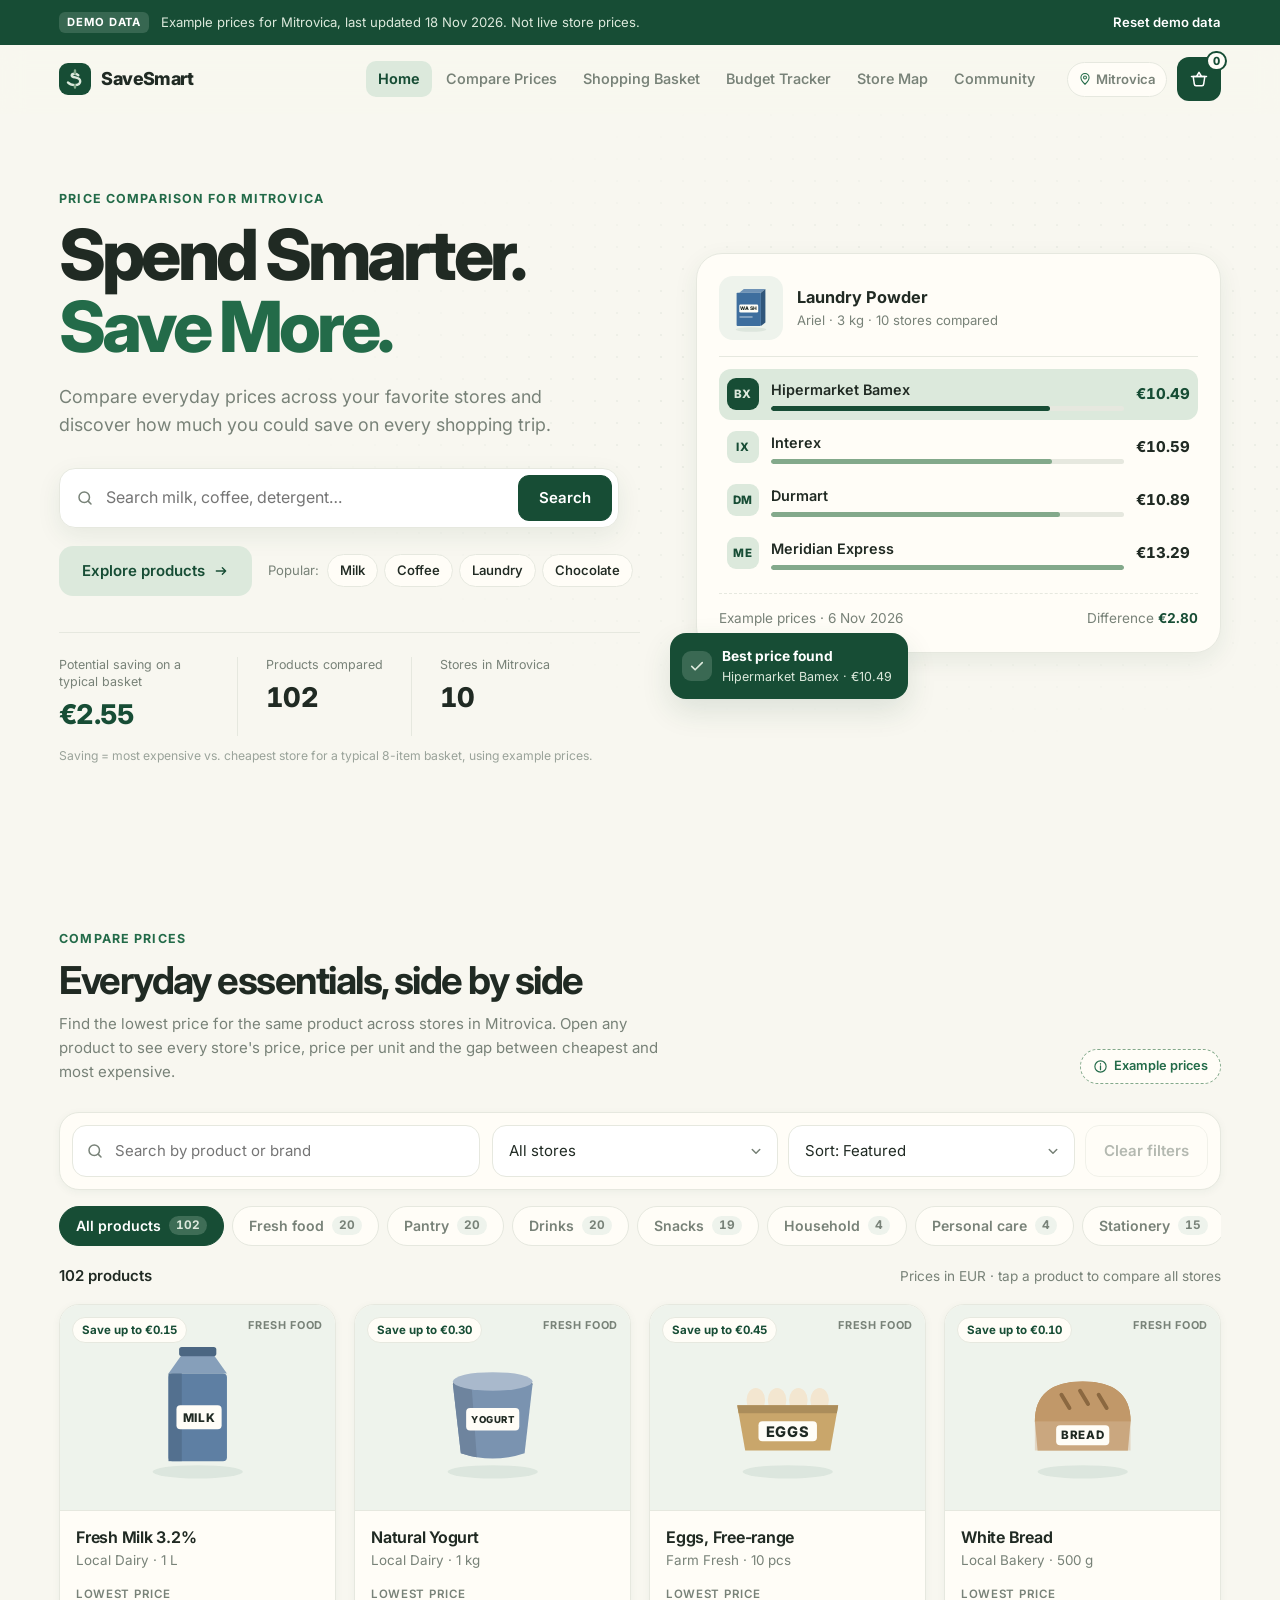
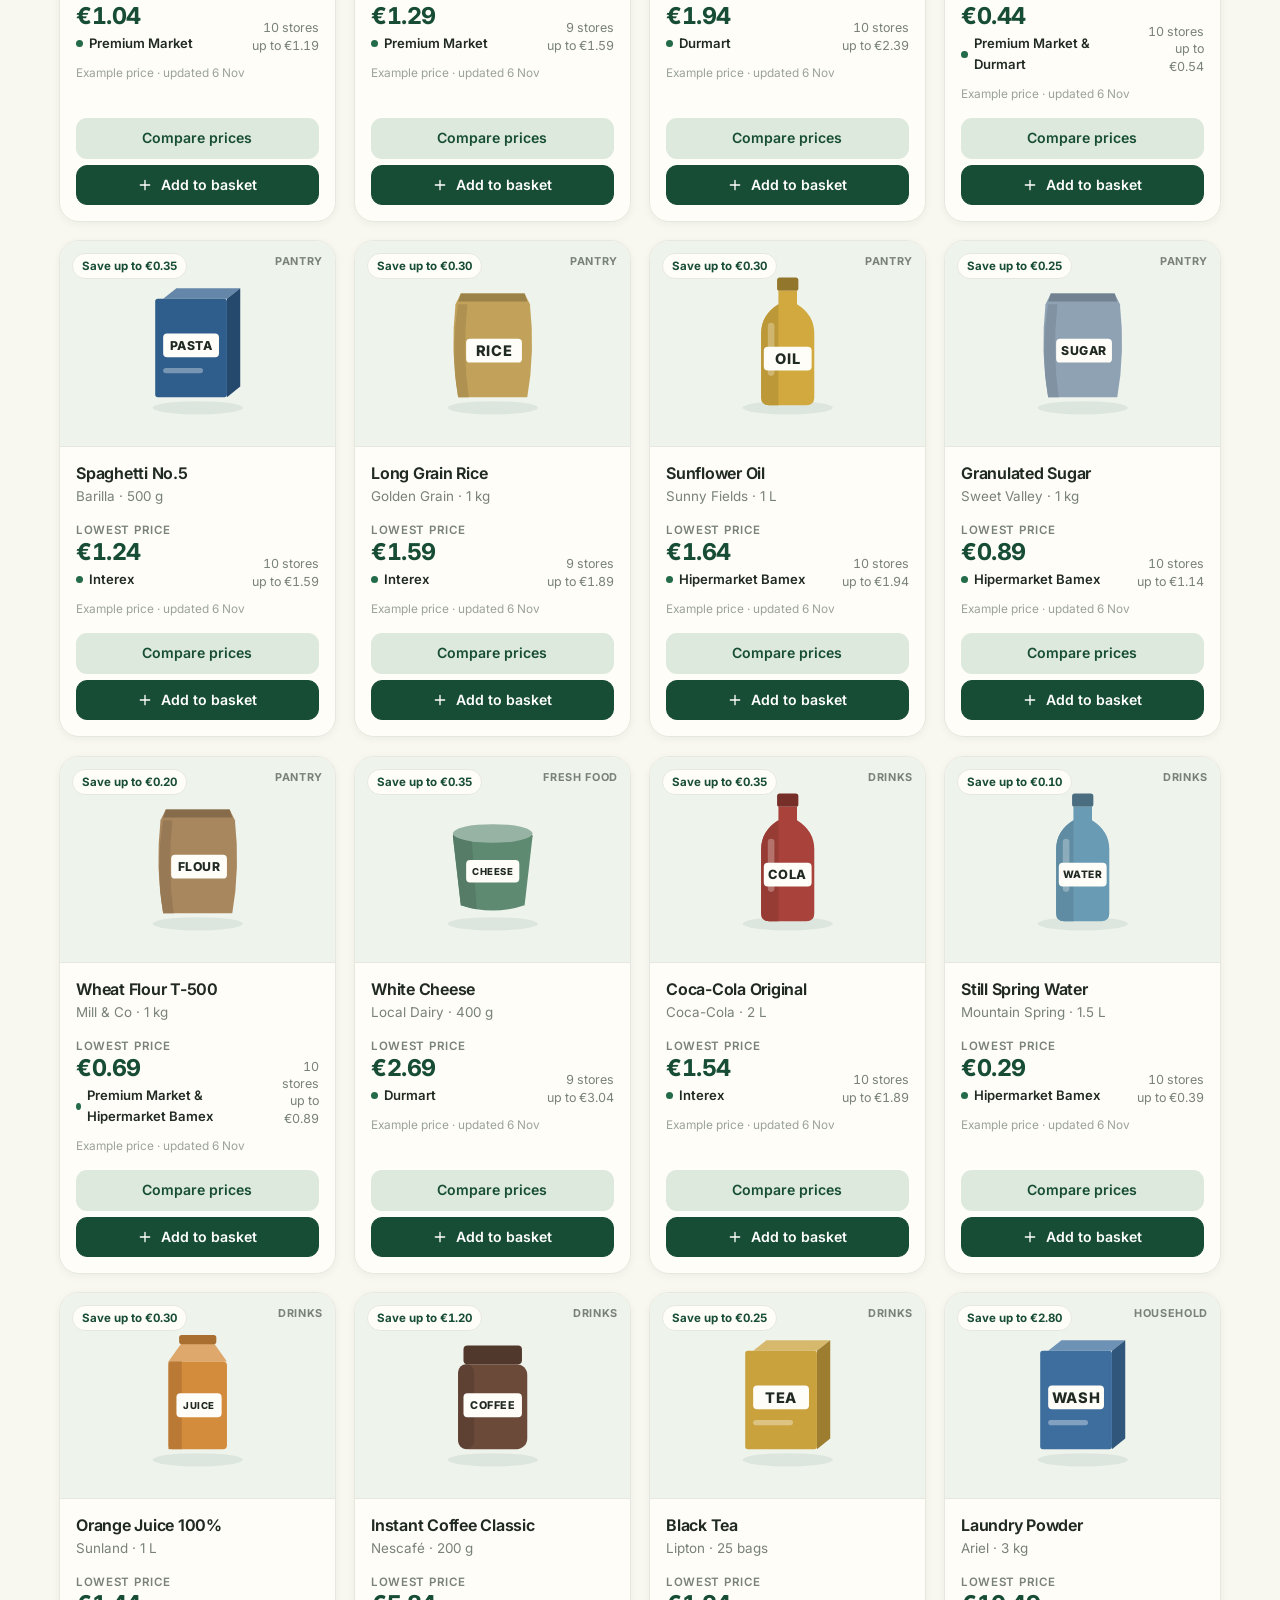
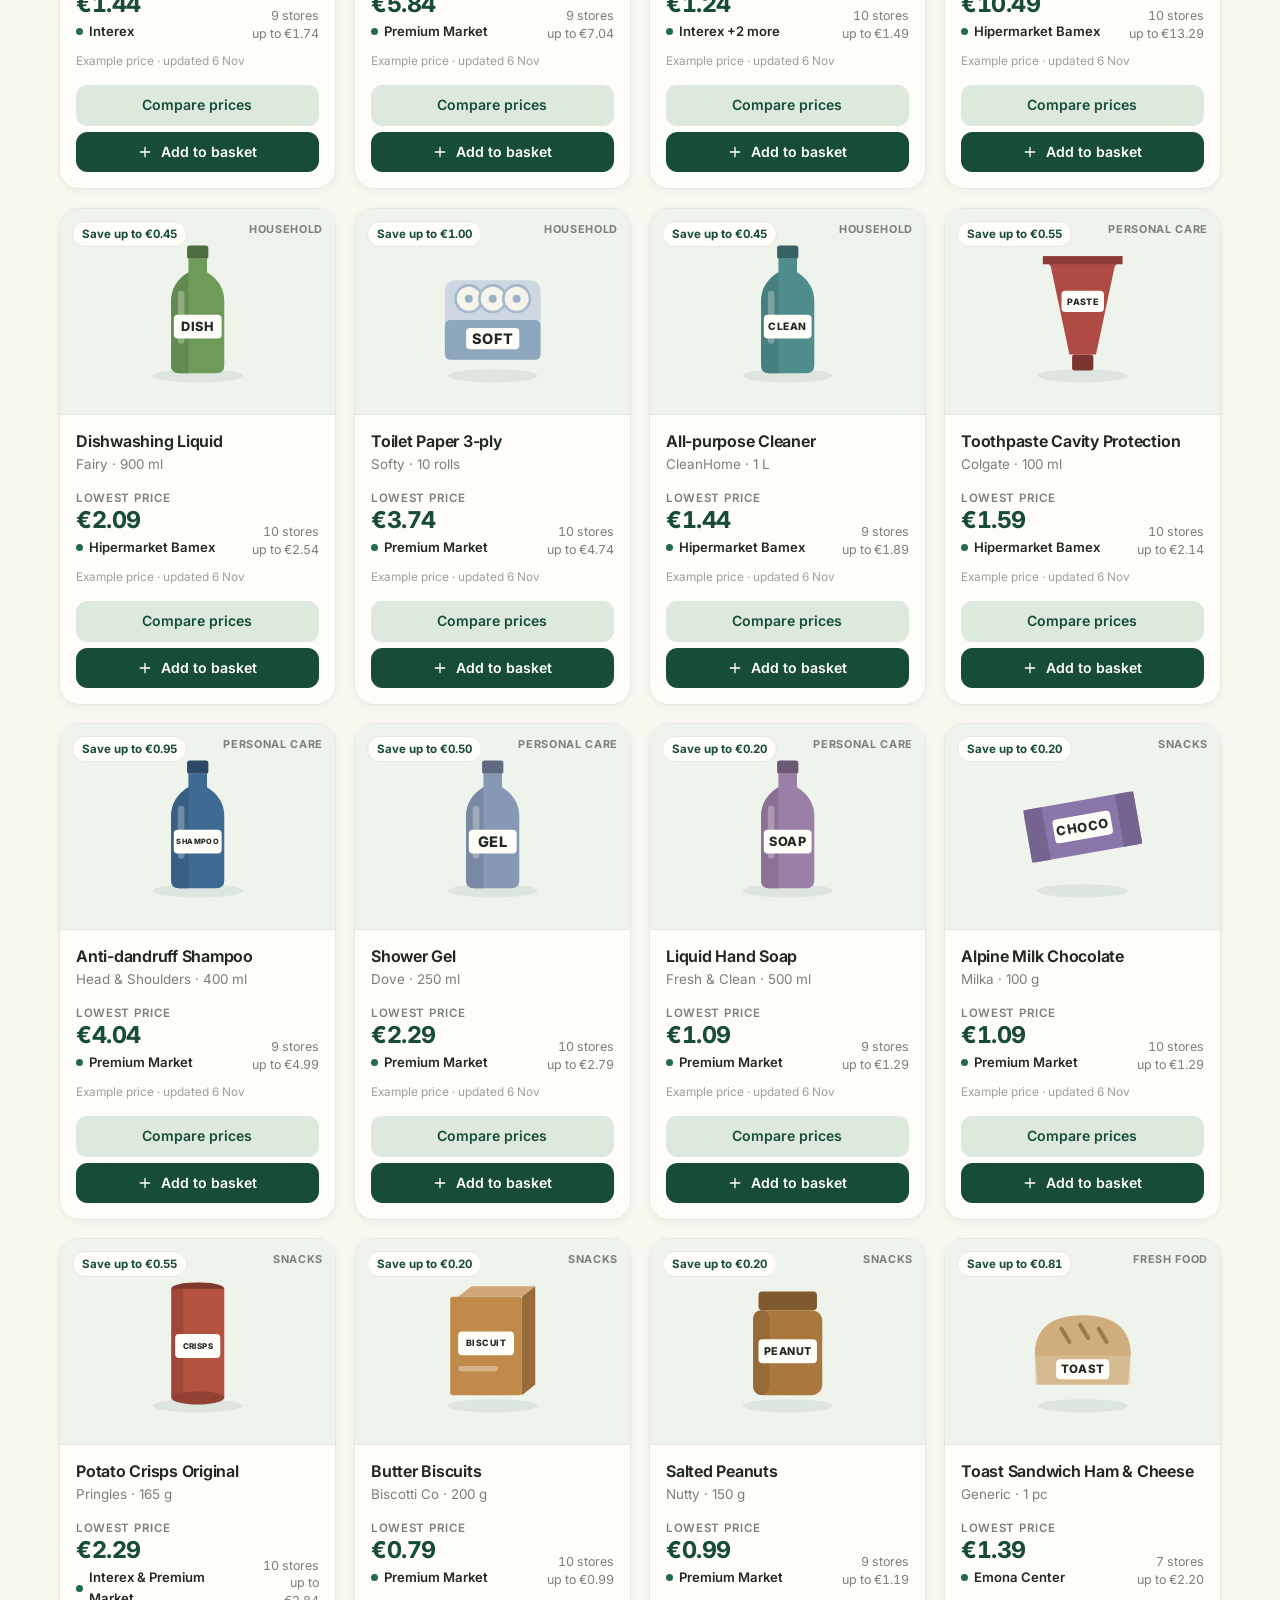
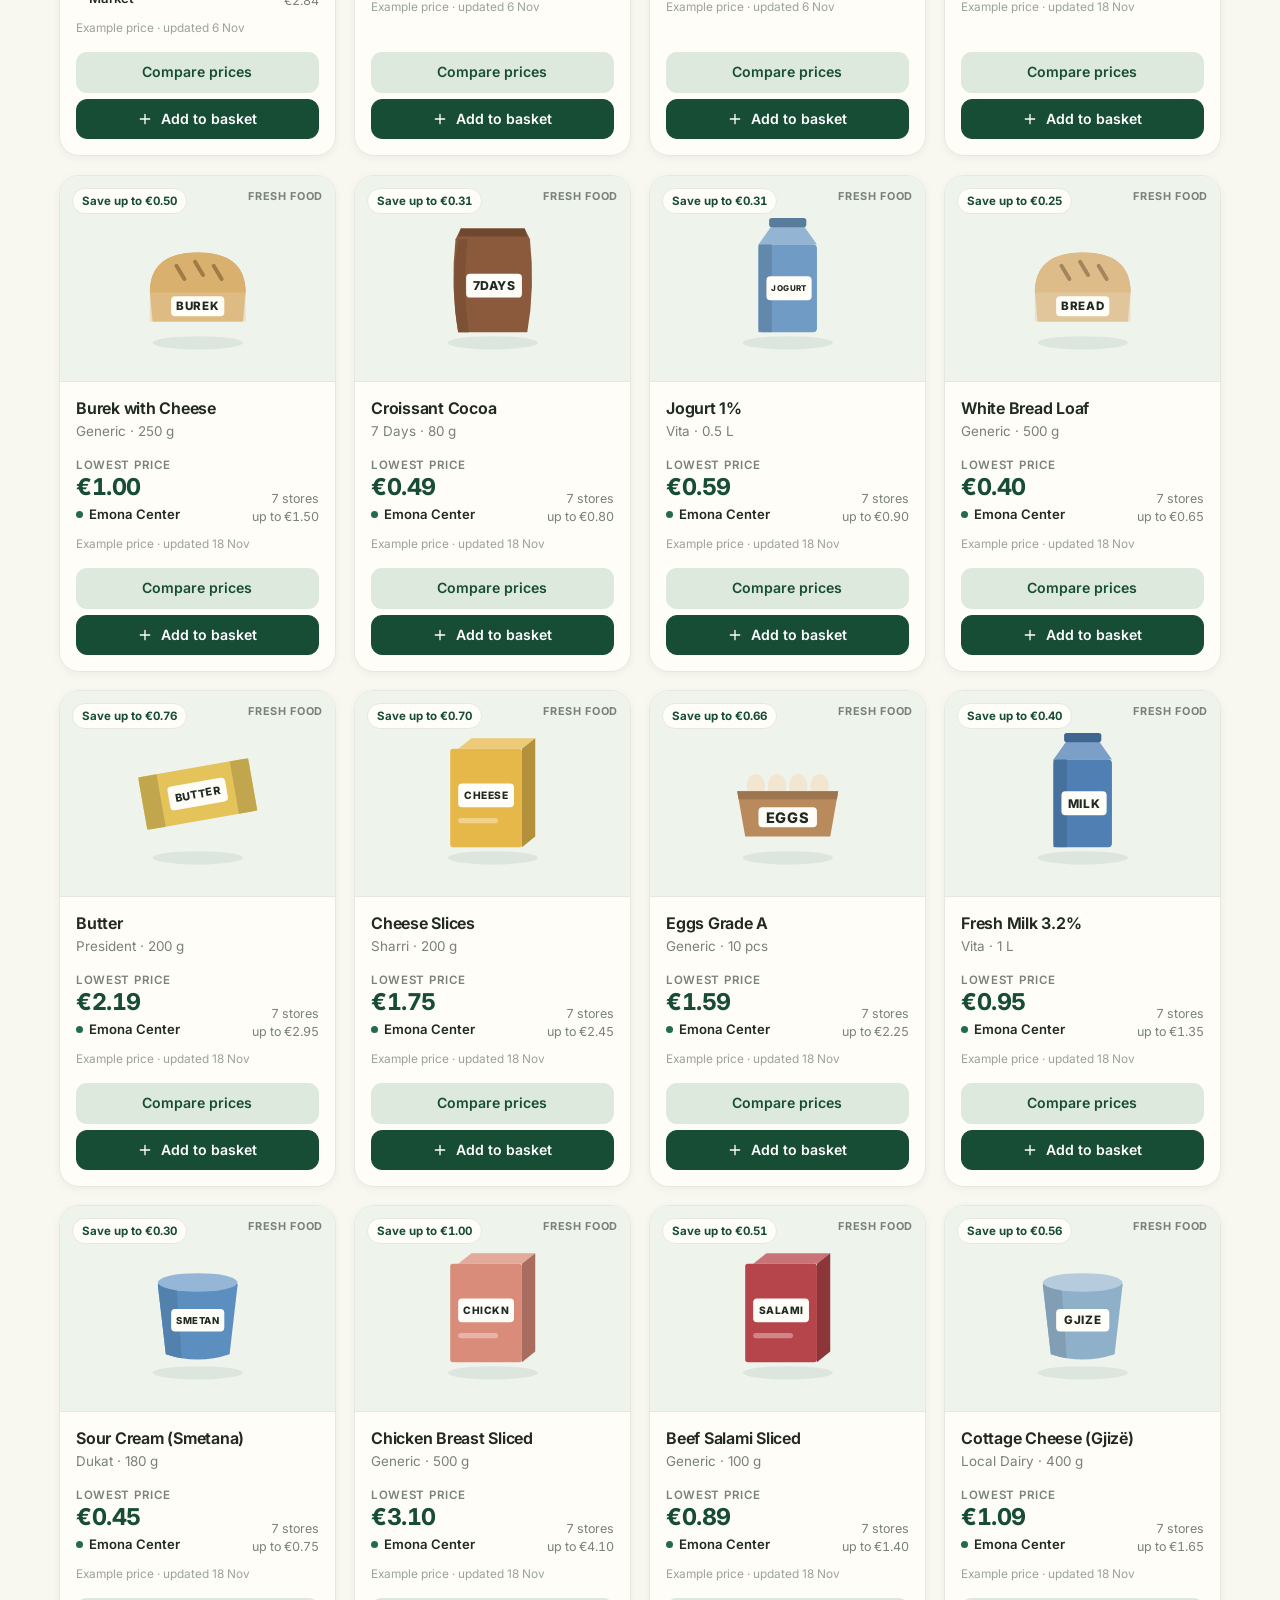
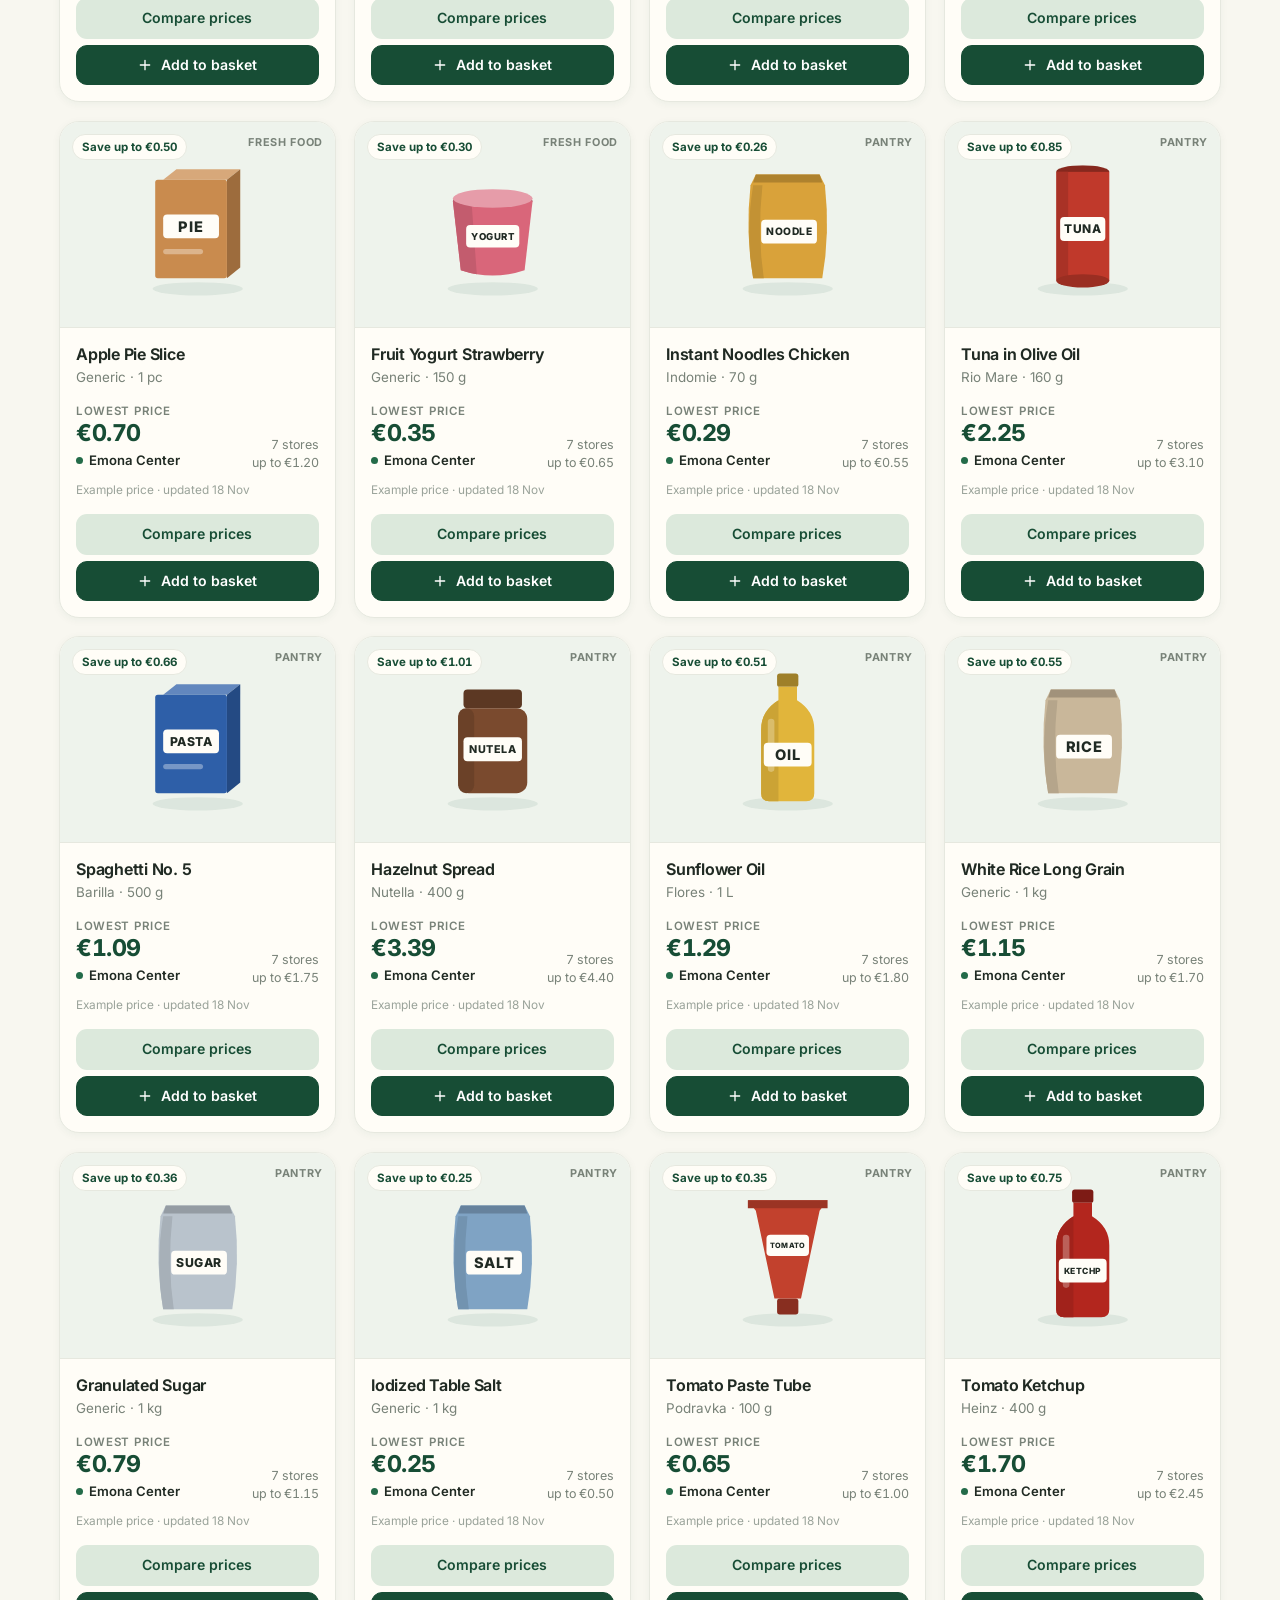
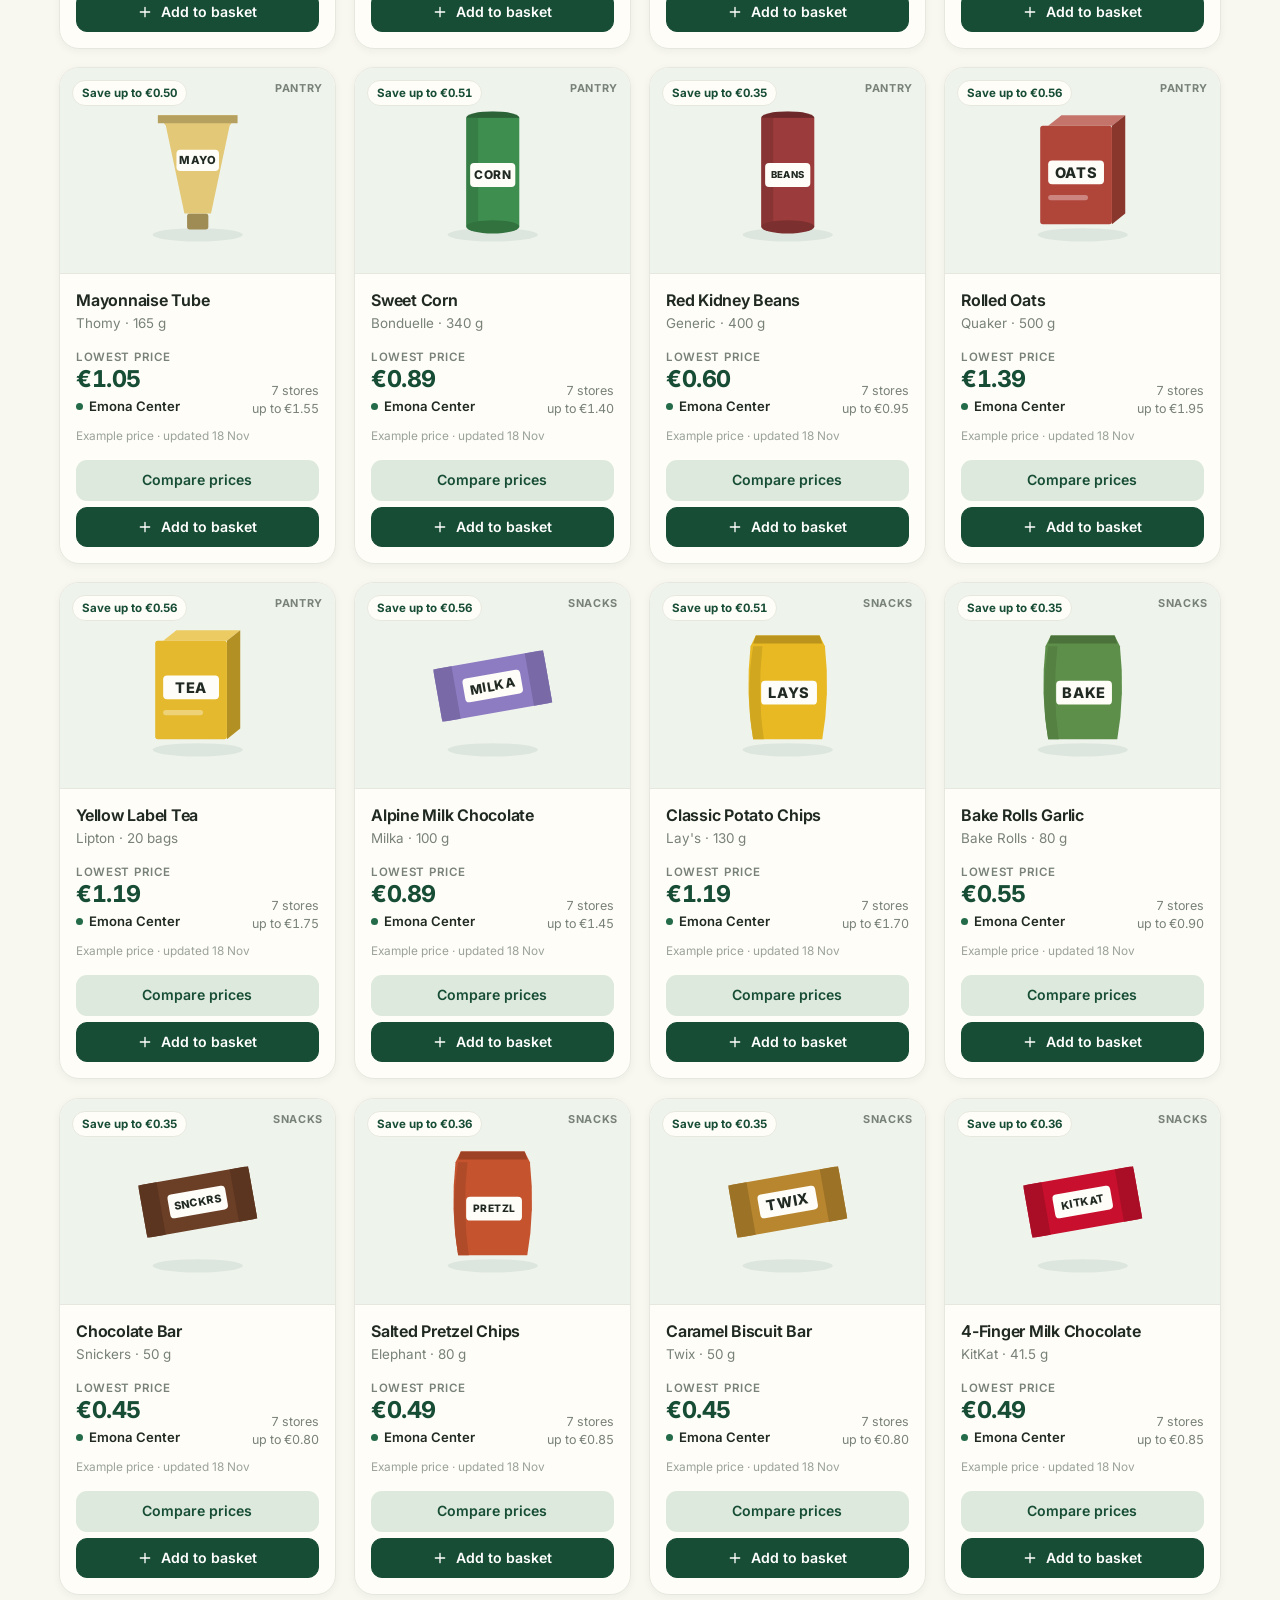
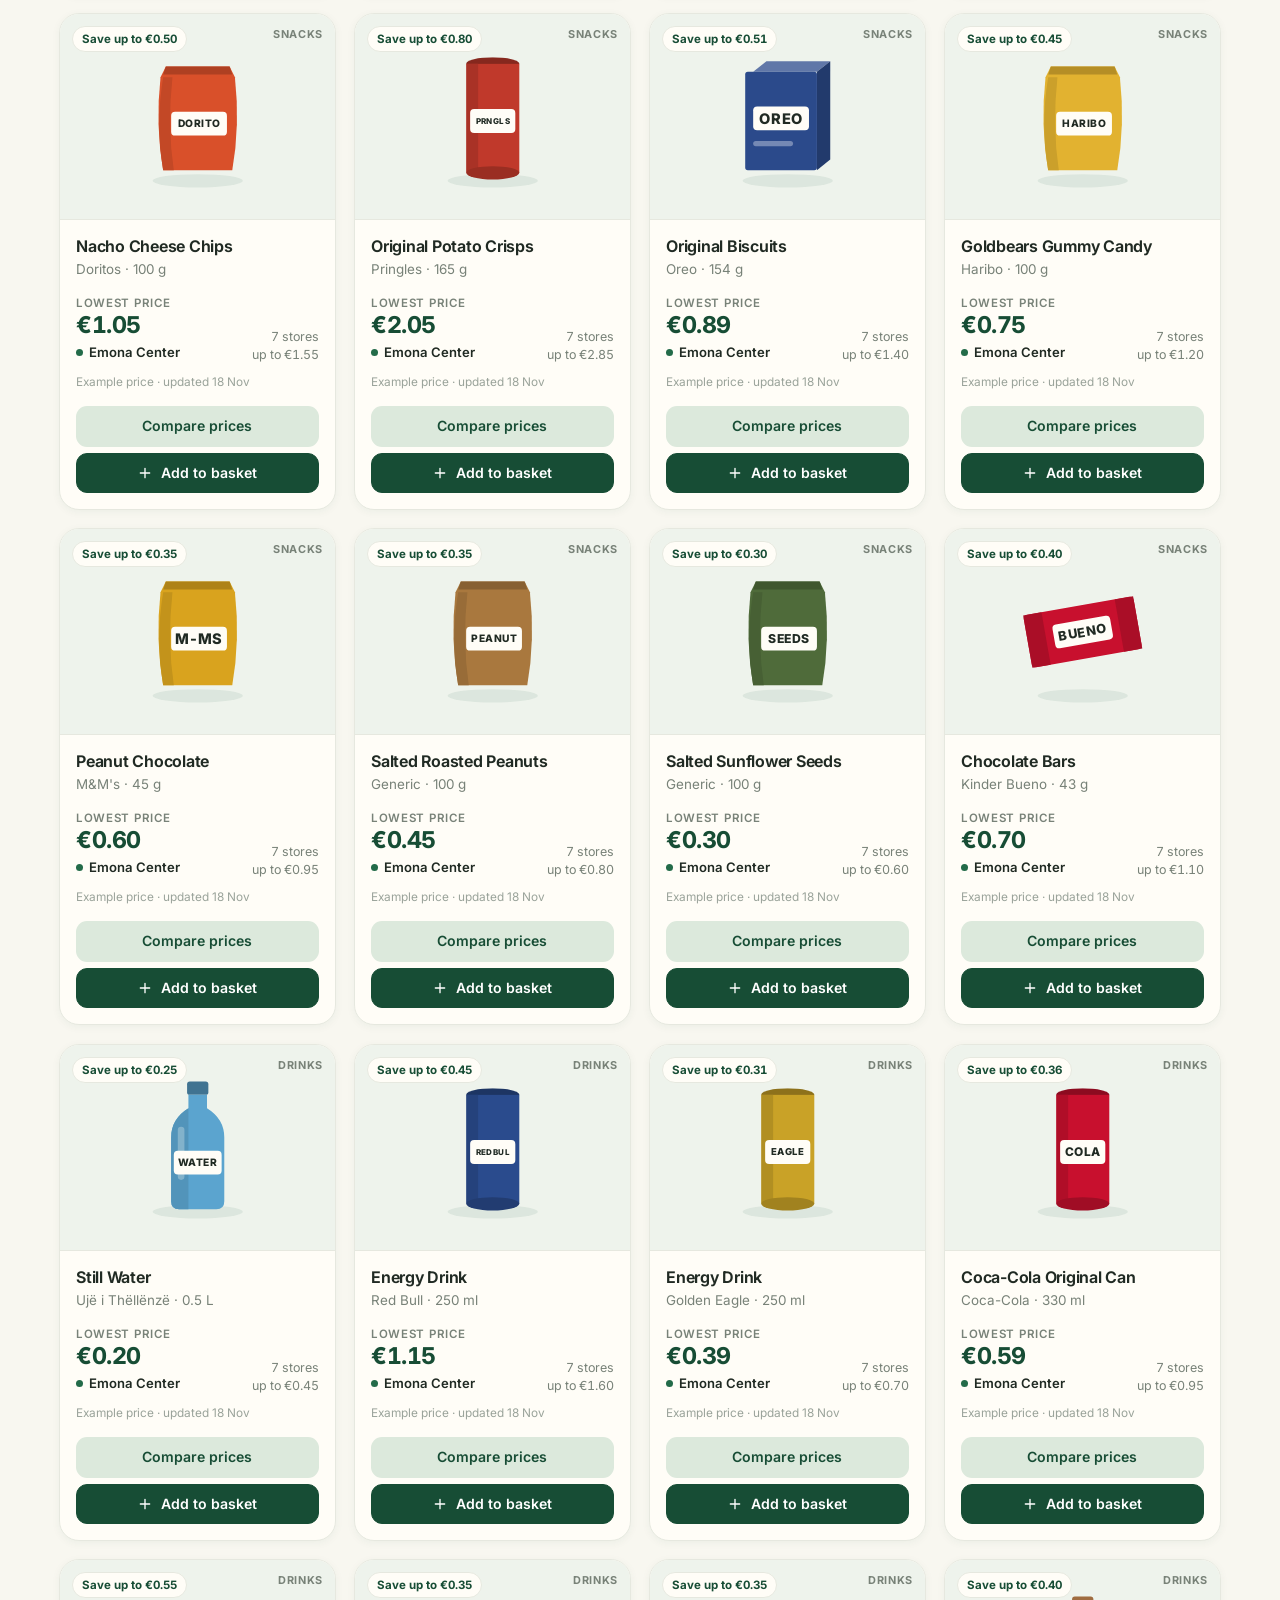
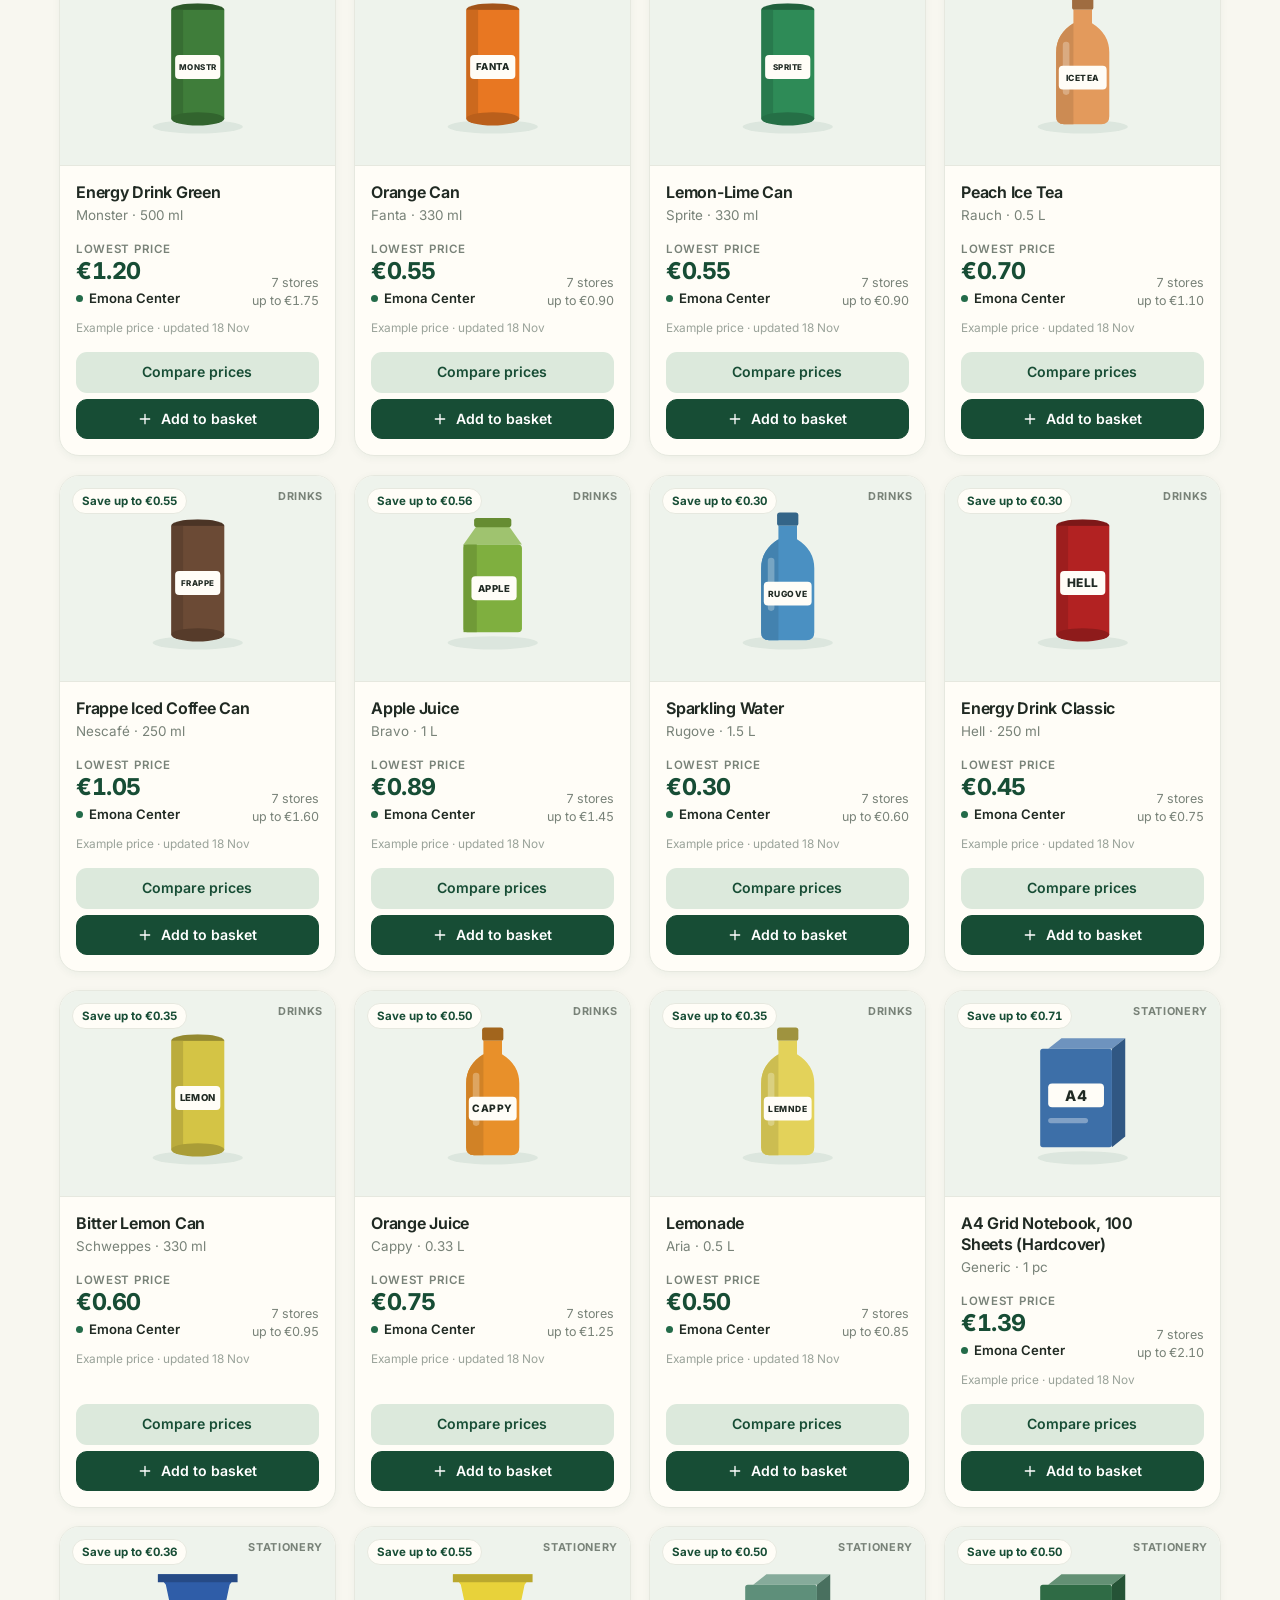
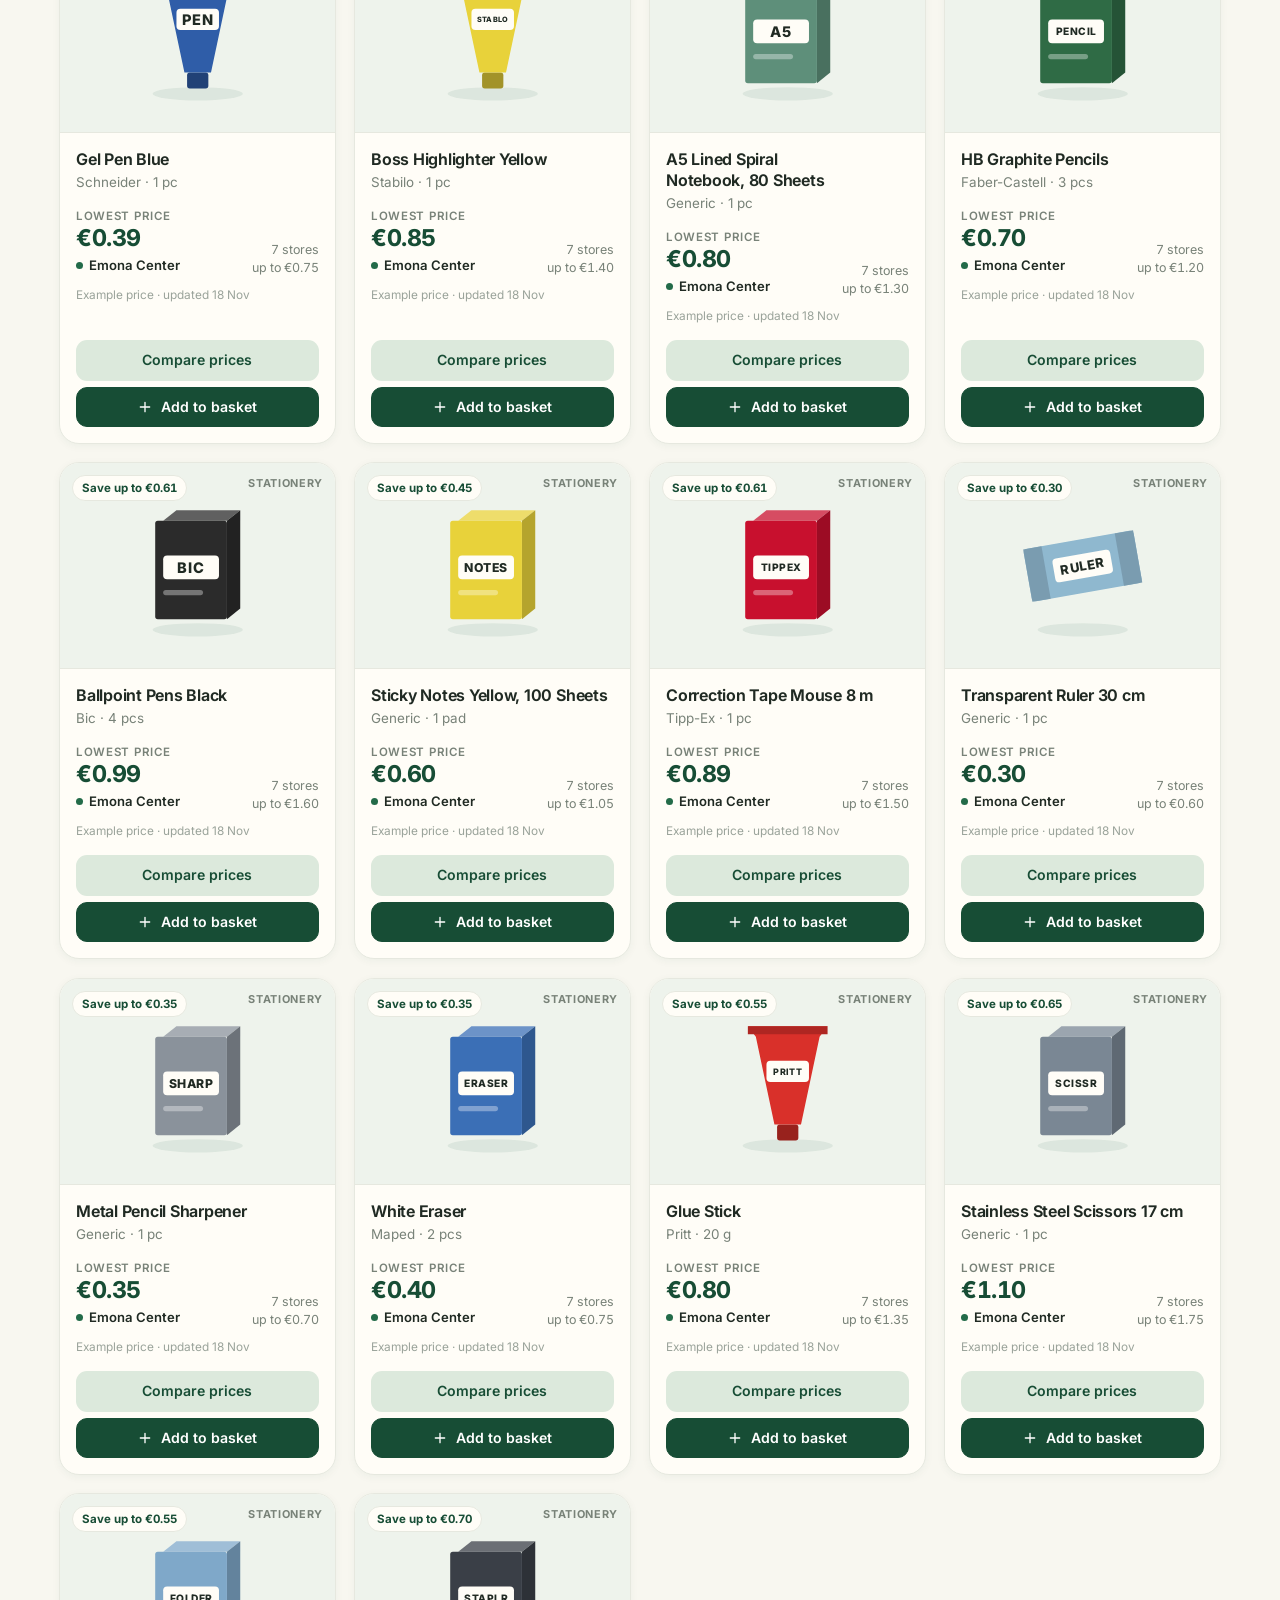
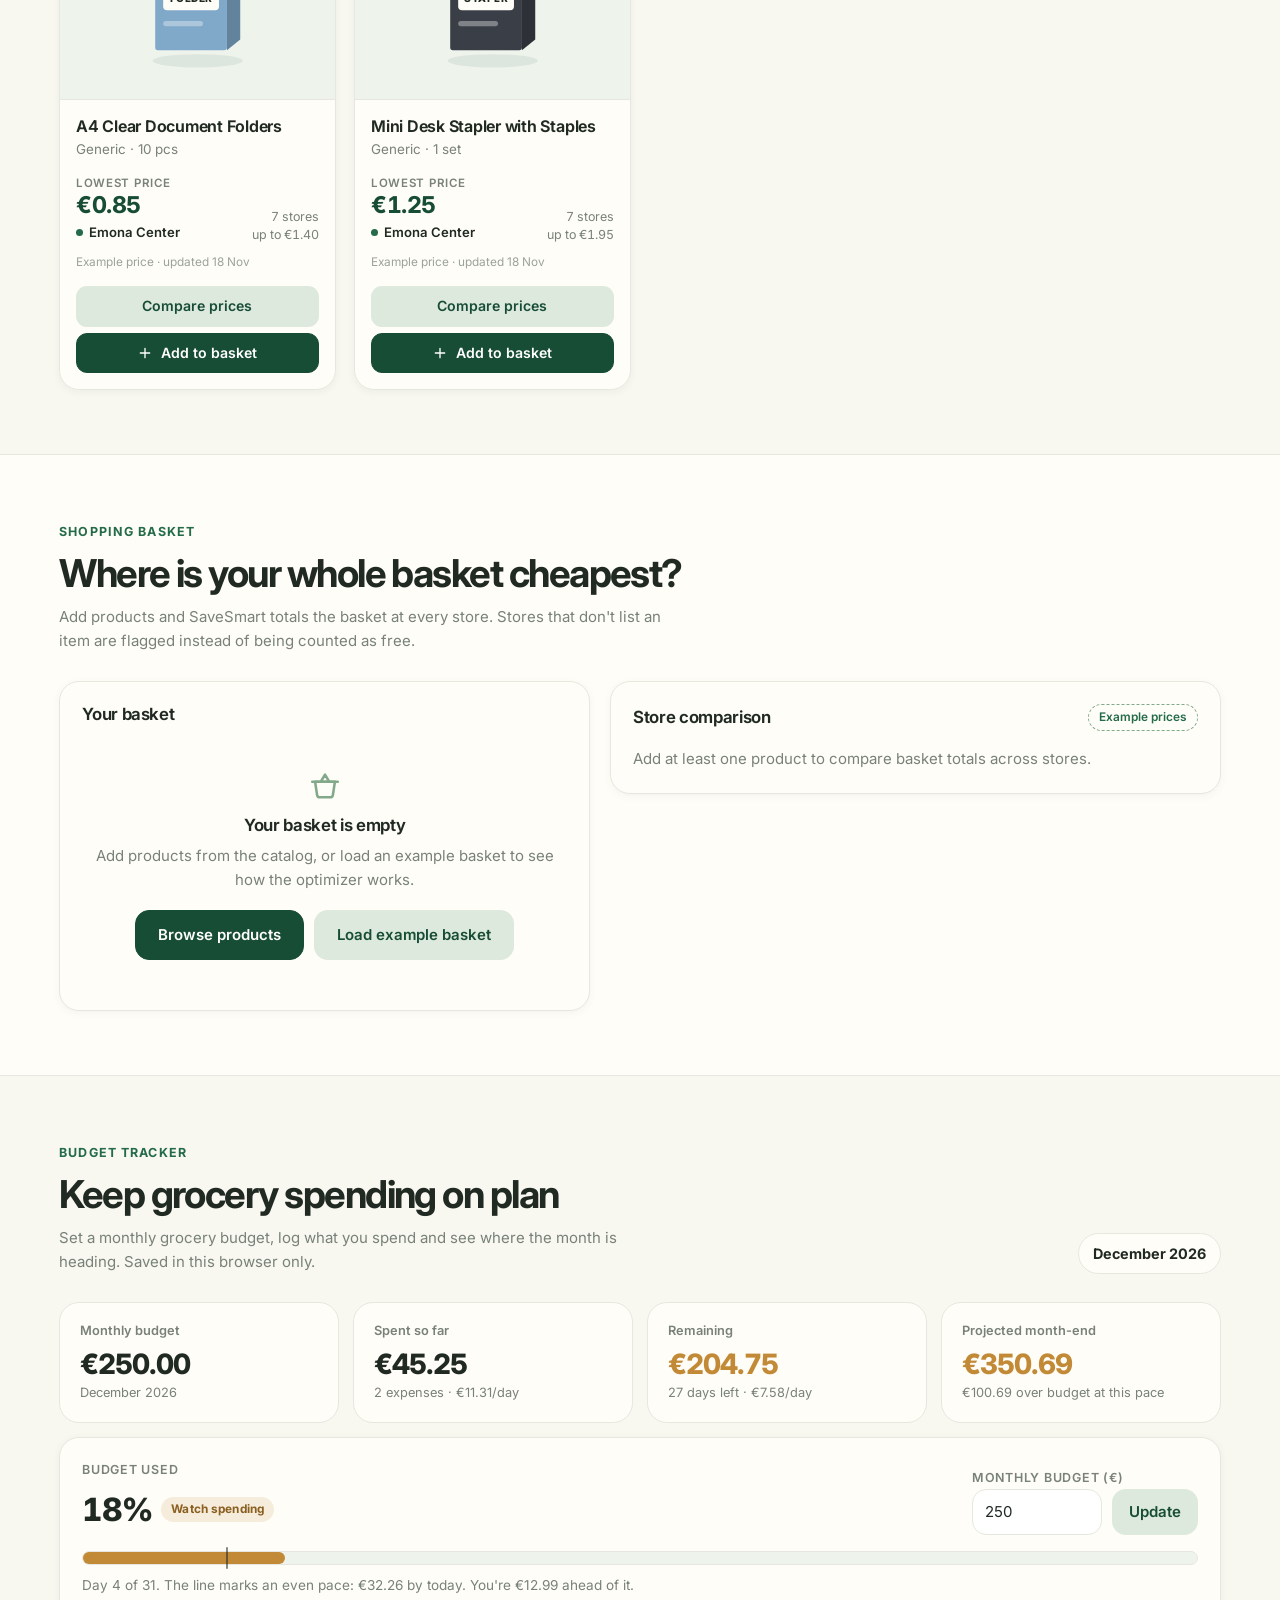
<file: index.html>
<!doctype html>
<html lang="en">
<head>
  <meta charset="utf-8">
  <meta name="viewport" content="width=device-width, initial-scale=1, viewport-fit=cover">
  <title>SaveSmart</title>
  <meta name="description" content="SaveSmart compares everyday grocery prices across stores in Mitrovica, Kosovo, so you can see the cheapest option and how much you save.">
  <meta name="theme-color" content="#174D35">
  <link rel="preconnect" href="https://fonts.googleapis.com">
  <link rel="preconnect" href="https://fonts.gstatic.com" crossorigin>
  <link rel="stylesheet" href="https://fonts.googleapis.com/css2?family=Inter:wght@400;500;600;700;800&display=swap">
  <link rel="stylesheet" href="css/styles.css">
</head>
<body>

<!-- Icon sprite -->
<svg width="0" height="0" style="position:absolute" aria-hidden="true">
  <symbol id="i-search" viewBox="0 0 24 24"><circle cx="11" cy="11" r="7" fill="none" stroke="currentColor" stroke-width="2"/><path d="m20 20-3.5-3.5" stroke="currentColor" stroke-width="2" stroke-linecap="round"/></symbol>
  <symbol id="i-basket" viewBox="0 0 24 24"><path d="M5 9h14l-1.4 9.2a2 2 0 0 1-2 1.8H8.4a2 2 0 0 1-2-1.8L5 9Z" fill="none" stroke="currentColor" stroke-width="1.8" stroke-linejoin="round"/><path d="M9 9 12 4l3 5M3 9h18" fill="none" stroke="currentColor" stroke-width="1.8" stroke-linecap="round" stroke-linejoin="round"/></symbol>
  <symbol id="i-plus" viewBox="0 0 24 24"><path d="M12 5v14M5 12h14" stroke="currentColor" stroke-width="2" stroke-linecap="round"/></symbol>
  <symbol id="i-minus" viewBox="0 0 24 24"><path d="M5 12h14" stroke="currentColor" stroke-width="2" stroke-linecap="round"/></symbol>
  <symbol id="i-x" viewBox="0 0 24 24"><path d="m6 6 12 12M18 6 6 18" stroke="currentColor" stroke-width="2" stroke-linecap="round"/></symbol>
  <symbol id="i-trash" viewBox="0 0 24 24"><path d="M4 7h16M10 11v6M14 11v6M6 7l1 12a2 2 0 0 0 2 2h6a2 2 0 0 0 2-2l1-12M9 7V4h6v3" fill="none" stroke="currentColor" stroke-width="1.8" stroke-linecap="round" stroke-linejoin="round"/></symbol>
  <symbol id="i-check" viewBox="0 0 24 24"><path d="m5 12.5 4.5 4.5L19 7.5" fill="none" stroke="currentColor" stroke-width="2.2" stroke-linecap="round" stroke-linejoin="round"/></symbol>
  <symbol id="i-pin" viewBox="0 0 24 24"><path d="M12 21s7-6.2 7-11.5a7 7 0 1 0-14 0C5 14.8 12 21 12 21Z" fill="none" stroke="currentColor" stroke-width="1.8"/><circle cx="12" cy="9.5" r="2.5" fill="none" stroke="currentColor" stroke-width="1.8"/></symbol>
  <symbol id="i-info" viewBox="0 0 24 24"><circle cx="12" cy="12" r="9" fill="none" stroke="currentColor" stroke-width="1.8"/><path d="M12 11v6M12 7.5v.5" stroke="currentColor" stroke-width="2" stroke-linecap="round"/></symbol>
  <symbol id="i-arrow" viewBox="0 0 24 24"><path d="M5 12h14m-5-5 5 5-5 5" fill="none" stroke="currentColor" stroke-width="2" stroke-linecap="round" stroke-linejoin="round"/></symbol>
  <symbol id="i-chart" viewBox="0 0 24 24"><path d="M4 20V4M4 20h16M8 16v-5M12 16V8M16 16v-3" fill="none" stroke="currentColor" stroke-width="1.8" stroke-linecap="round"/></symbol>
  <symbol id="i-users" viewBox="0 0 24 24"><circle cx="9" cy="8" r="3.5" fill="none" stroke="currentColor" stroke-width="1.8"/><path d="M2.5 20a6.5 6.5 0 0 1 13 0M16 4.6a3.5 3.5 0 0 1 0 6.8M18 14.5a6.5 6.5 0 0 1 3.5 5.5" fill="none" stroke="currentColor" stroke-width="1.8" stroke-linecap="round"/></symbol>
  <symbol id="i-menu" viewBox="0 0 24 24"><path d="M4 7h16M4 12h16M4 17h16" stroke="currentColor" stroke-width="2" stroke-linecap="round"/></symbol>
  <symbol id="i-flag" viewBox="0 0 24 24"><path d="M5 21V4m0 0h11l-2 4 2 4H5" fill="none" stroke="currentColor" stroke-width="1.8" stroke-linecap="round" stroke-linejoin="round"/></symbol>
  <symbol id="i-reset" viewBox="0 0 24 24"><path d="M4 12a8 8 0 1 0 2.4-5.7M4 4v4h4" fill="none" stroke="currentColor" stroke-width="1.8" stroke-linecap="round" stroke-linejoin="round"/></symbol>
</svg>

<!-- Demo notice -->
<div class="demo-bar" role="note">
  <div class="container demo-bar__inner">
    <span class="demo-bar__tag">Demo data</span>
    <span class="demo-bar__text">Example prices for Mitrovica, last updated <time id="data-updated">6 Nov 2026</time>. Not live store prices.</span>
    <button class="link-btn" type="button" data-action="reset-demo">Reset demo data</button>
  </div>
</div>

<!-- Navigation -->
<header class="nav" id="nav">
  <div class="container nav__inner">
    <a href="#home" class="brand" aria-label="SaveSmart home">
      <span class="brand__mark" aria-hidden="true">
        <svg viewBox="0 0 32 32"><rect width="32" height="32" rx="9" fill="#174D35"/><path d="M9 19.5c1.4 1.7 3.8 2.6 6.6 2.6 3.4 0 5.6-1.5 5.6-3.9 0-2.2-1.6-3.1-5-3.8-2.6-.5-3.5-1-3.5-2 0-1 1-1.7 2.8-1.7 1.6 0 2.9.6 3.8 1.6" fill="none" stroke="#DCE9DC" stroke-width="2.4" stroke-linecap="round"/><path d="M16 7.5v3M16 22v2.5" stroke="#83A98B" stroke-width="2.4" stroke-linecap="round"/></svg>
      </span>
      <span class="brand__name">SaveSmart</span>
    </a>

    <nav class="nav__links" id="nav-links" aria-label="Main">
      <a href="#home" class="nav__link" data-section="home">Home</a>
      <a href="#compare" class="nav__link" data-section="compare">Compare Prices</a>
      <a href="#basket" class="nav__link" data-section="basket">Shopping Basket</a>
      <a href="#budget" class="nav__link" data-section="budget">Budget Tracker</a>
      <a href="#stores" class="nav__link" data-section="stores">Store Map</a>
      <a href="#community" class="nav__link" data-section="community">Community</a>
      <span class="nav__indicator" aria-hidden="true"></span>
    </nav>

    <div class="nav__actions">
      <span class="city-pill" title="SaveSmart currently covers Mitrovica"><svg class="ico"><use href="#i-pin"/></svg> Mitrovica</span>
      <a href="#basket" class="basket-btn" aria-label="Shopping basket">
        <svg class="ico"><use href="#i-basket"/></svg>
        <span class="basket-btn__count" id="basket-count" aria-live="polite">0</span>
      </a>
      <button class="menu-btn" id="menu-btn" type="button" aria-expanded="false" aria-controls="nav-links" aria-label="Open menu">
        <svg class="ico"><use href="#i-menu"/></svg>
      </button>
    </div>
  </div>
</header>

<main>

  <!-- ================= HERO ================= -->
  <section class="hero" id="home" data-observe>
    <div class="container hero__grid">
      <div class="hero__copy">
        <p class="eyebrow reveal" style="--d:0">Price comparison for Mitrovica</p>
        <h1 class="hero__title reveal" style="--d:1">Spend Smarter. <span>Save More.</span></h1>
        <p class="hero__lead reveal" style="--d:2">Compare everyday prices across your favorite stores and discover how much you could save on every shopping trip.</p>

        <form class="hero-search reveal" style="--d:3" id="hero-search" role="search">
          <label for="hero-search-input" class="sr-only">Search products</label>
          <svg class="ico hero-search__icon"><use href="#i-search"/></svg>
          <input id="hero-search-input" type="search" placeholder="Search milk, coffee, detergent…" autocomplete="off">
          <button class="btn-primary" type="submit">Search</button>
        </form>

        <div class="hero__ctas reveal" style="--d:4">
          <a href="#compare" class="btn-secondary">Explore products <svg class="ico"><use href="#i-arrow"/></svg></a>
          <div class="hero__quick" id="hero-quick" aria-label="Popular searches"></div>
        </div>

        <dl class="hero-stats reveal" style="--d:5">
          <div>
            <dt>Potential saving on a typical basket</dt>
            <dd><span class="counter" id="hero-saving">€0.00</span></dd>
          </div>
          <div>
            <dt>Products compared</dt>
            <dd id="hero-products">0</dd>
          </div>
          <div>
            <dt>Stores in Mitrovica</dt>
            <dd id="hero-stores">0</dd>
          </div>
        </dl>
        <p class="hero__note reveal" style="--d:6">Saving = most expensive vs. cheapest store for a typical 8-item basket, using example prices.</p>
      </div>

      <div class="hero__visual reveal" style="--d:3" aria-hidden="true">
        <div class="compare-preview" id="hero-preview"></div>
        <div class="receipt-chip">
          <svg class="ico"><use href="#i-check"/></svg>
          <div><strong id="hero-chip-title">Best price found</strong><span id="hero-chip-sub">—</span></div>
        </div>
      </div>
    </div>
  </section>

  <!-- ================= CATALOG ================= -->
  <section class="section section--catalog" id="compare" data-observe>
    <div class="container">
      <div class="section-head">
        <div>
          <p class="eyebrow">Compare prices</p>
          <h2 class="section-heading">Everyday essentials, side by side</h2>
          <p class="section-description">Find the lowest price for the same product across stores in Mitrovica. Open any product to see every store's price, price per unit and the gap between cheapest and most expensive.</p>
        </div>
        <span class="data-chip"><svg class="ico"><use href="#i-info"/></svg> Example prices</span>
      </div>

      <div class="toolbar card-flat">
        <div class="toolbar__search">
          <svg class="ico"><use href="#i-search"/></svg>
          <label for="catalog-search" class="sr-only">Search by product name or brand</label>
          <input id="catalog-search" class="input-field" type="search" placeholder="Search by product or brand" autocomplete="off">
        </div>
        <div class="toolbar__selects">
          <label class="select-wrap">
            <span class="sr-only">Filter by store</span>
            <select id="catalog-store" class="input-field"></select>
          </label>
          <label class="select-wrap">
            <span class="sr-only">Sort products</span>
            <select id="catalog-sort" class="input-field">
              <option value="featured">Sort: Featured</option>
              <option value="price-asc">Lowest price</option>
              <option value="price-desc">Highest price</option>
              <option value="name">Alphabetical (A–Z)</option>
              <option value="savings">Biggest potential savings</option>
            </select>
          </label>
          <button class="btn-ghost" type="button" id="catalog-clear">Clear filters</button>
        </div>
      </div>

      <div class="chips-scroll">
        <div class="chips" id="catalog-categories" role="tablist" aria-label="Categories"></div>
      </div>

      <div class="catalog-meta">
        <p id="catalog-count" aria-live="polite">—</p>
        <p class="muted small">Prices in EUR · tap a product to compare all stores</p>
      </div>

      <div class="product-grid" id="product-grid"></div>

      <div class="empty-state" id="catalog-empty" hidden>
        <svg class="ico"><use href="#i-search"/></svg>
        <h3>No products match these filters</h3>
        <p class="muted">Try a different search term or clear the filters.</p>
        <button class="btn-secondary" type="button" data-action="clear-filters">Clear filters</button>
      </div>
    </div>
  </section>

  <!-- ================= BASKET ================= -->
  <section class="section section--alt" id="basket" data-observe>
    <div class="container">
      <div class="section-head">
        <div>
          <p class="eyebrow">Shopping basket</p>
          <h2 class="section-heading">Where is your whole basket cheapest?</h2>
          <p class="section-description">Add products and SaveSmart totals the basket at every store. Stores that don't list an item are flagged instead of being counted as free.</p>
        </div>
      </div>

      <div class="basket-layout">
        <div class="panel basket-panel">
          <div class="panel__head">
            <h3>Your basket <span class="muted" id="basket-summary-count"></span></h3>
            <button class="link-btn" type="button" id="basket-clear" hidden>Clear basket</button>
          </div>
          <ul class="basket-list" id="basket-list"></ul>
          <div class="empty-state empty-state--compact" id="basket-empty">
            <svg class="ico"><use href="#i-basket"/></svg>
            <h3>Your basket is empty</h3>
            <p class="muted">Add products from the catalog, or load an example basket to see how the optimizer works.</p>
            <div class="row-gap">
              <a class="btn-primary" href="#compare">Browse products</a>
              <button class="btn-secondary" type="button" id="basket-sample">Load example basket</button>
            </div>
          </div>
        </div>

        <div class="panel optimizer" id="optimizer">
          <div class="panel__head">
            <h3>Store comparison</h3>
            <span class="data-chip data-chip--sm">Example prices</span>
          </div>
          <div id="optimizer-body">
            <p class="muted">Add at least one product to compare basket totals across stores.</p>
          </div>
        </div>
      </div>
    </div>
  </section>

  <!-- ================= BUDGET ================= -->
  <section class="section" id="budget" data-observe>
    <div class="container">
      <div class="section-head">
        <div>
          <p class="eyebrow">Budget tracker</p>
          <h2 class="section-heading">Keep grocery spending on plan</h2>
          <p class="section-description">Set a monthly grocery budget, log what you spend and see where the month is heading. Saved in this browser only.</p>
        </div>
        <div class="month-label" id="budget-month">—</div>
      </div>

      <div class="kpis" id="budget-kpis"></div>

      <div class="panel budget-progress">
        <div class="budget-progress__top">
          <div>
            <p class="label">Budget used</p>
            <p class="budget-progress__pct"><span id="budget-pct">0%</span> <span class="status-pill" id="budget-status">On track</span></p>
          </div>
          <form class="budget-edit" id="budget-form" novalidate>
            <label for="budget-input" class="label">Monthly budget (€)</label>
            <div class="row-gap">
              <input id="budget-input" class="input-field" type="number" min="1" step="1" inputmode="decimal">
              <button class="btn-secondary" type="submit">Update</button>
            </div>
            <p class="field-error" id="budget-error" hidden></p>
          </form>
        </div>
        <div class="progress" role="progressbar" aria-valuemin="0" aria-valuemax="100" aria-valuenow="0" id="budget-bar">
          <span class="progress__fill" id="budget-fill"></span>
          <span class="progress__pace" id="budget-pace" title="Where spending would be if spread evenly through the month"></span>
        </div>
        <p class="muted small" id="budget-pace-text"></p>
      </div>

      <div class="budget-grid">
        <div class="panel chart-panel">
          <div class="panel__head">
            <h3>Spending this month</h3>
            <span class="muted small">Cumulative vs. budget</span>
          </div>
          <div class="chart-box"><canvas id="chart-cumulative" aria-label="Cumulative spending chart"></canvas></div>
        </div>
        <div class="panel chart-panel">
          <div class="panel__head">
            <h3>By store</h3>
            <span class="muted small">This month</span>
          </div>
          <div class="chart-box chart-box--sm"><canvas id="chart-stores" aria-label="Spending by store chart"></canvas></div>
        </div>
      </div>

      <div class="budget-grid budget-grid--reverse">
        <div class="panel">
          <div class="panel__head"><h3>Add an expense</h3></div>
          <form id="expense-form" class="form-grid" novalidate>
            <div class="field">
              <label for="exp-amount">Amount (€)</label>
              <input id="exp-amount" class="input-field" type="number" step="0.01" min="0.01" inputmode="decimal" placeholder="0.00">
              <p class="field-error" hidden></p>
            </div>
            <div class="field">
              <label for="exp-date">Date</label>
              <input id="exp-date" class="input-field" type="date">
              <p class="field-error" hidden></p>
            </div>
            <div class="field">
              <label for="exp-store">Store</label>
              <select id="exp-store" class="input-field"></select>
              <p class="field-error" hidden></p>
            </div>
            <div class="field">
              <label for="exp-note">Note <span class="muted">(optional)</span></label>
              <input id="exp-note" class="input-field" type="text" maxlength="60" placeholder="Weekly shop">
            </div>
            <button class="btn-primary field--full" type="submit"><svg class="ico"><use href="#i-plus"/></svg> Add expense</button>
          </form>
        </div>
        <div class="panel">
          <div class="panel__head">
            <h3>Expense history</h3>
            <span class="muted small" id="expense-count"></span>
          </div>
          <ul class="expense-list" id="expense-list"></ul>
          <div class="empty-state empty-state--compact" id="expense-empty" hidden>
            <h3>No expenses this month</h3>
            <p class="muted">Add your first grocery expense to start tracking.</p>
          </div>
        </div>
      </div>
    </div>
  </section>

  <!-- ================= STORE MAP ================= -->
  <section class="section section--alt" id="stores" data-observe>
    <div class="container">
      <div class="section-head">
        <div>
          <p class="eyebrow">Store map</p>
          <h2 class="section-heading">Participating stores in Mitrovica</h2>
          <p class="section-description">See which stores are cheapest on average and jump straight to their products.</p>
        </div>
      </div>

      <div class="notice">
        <svg class="ico"><use href="#i-info"/></svg>
        <p><strong>Real store locations, example prices.</strong> Stores are shown where they are in Mitrovica. Prices are still examples, not live store prices. Pick a store to see it on Google Maps and get directions.</p>
      </div>

      <div class="map-layout">
        <div class="panel map-panel">
          <iframe id="map-frame" class="map-frame" title="Google Map of supermarkets in Mitrovica" loading="lazy" referrerpolicy="no-referrer-when-downgrade" allowfullscreen></iframe>
          <div class="map-details" id="map-details" aria-live="polite"></div>
        </div>
        <ul class="store-list" id="store-list"></ul>
      </div>
    </div>
  </section>

  <!-- ================= COMMUNITY ================= -->
  <section class="section" id="community" data-observe>
    <div class="container">
      <div class="section-head">
        <div>
          <p class="eyebrow">Community</p>
          <h2 class="section-heading">Spotted a new price? Report it.</h2>
          <p class="section-description">Reports help keep prices current. Every report stays <strong>unverified</strong> until it is checked, so it never replaces a listed price automatically.</p>
        </div>
      </div>

      <div class="community-layout">
        <div class="panel">
          <div class="panel__head"><h3>Submit a price</h3></div>
          <form id="report-form" class="form-grid" novalidate>
            <div class="field field--full">
              <label for="rep-product">Product name</label>
              <input id="rep-product" class="input-field" type="text" list="rep-product-list" placeholder="e.g. Fresh Milk 3.2%" autocomplete="off">
              <datalist id="rep-product-list"></datalist>
              <p class="field-error" hidden></p>
            </div>
            <div class="field">
              <label for="rep-store">Store</label>
              <select id="rep-store" class="input-field"></select>
              <p class="field-error" hidden></p>
            </div>
            <div class="field">
              <label for="rep-price">Price (€)</label>
              <input id="rep-price" class="input-field" type="number" step="0.01" min="0.01" inputmode="decimal" placeholder="0.00">
              <p class="field-error" hidden></p>
            </div>
            <div class="field">
              <label for="rep-qty">Size or quantity</label>
              <input id="rep-qty" class="input-field" type="text" placeholder="e.g. 1 L, 500 g">
              <p class="field-error" hidden></p>
            </div>
            <div class="field">
              <label for="rep-date">Date observed</label>
              <input id="rep-date" class="input-field" type="date">
              <p class="field-error" hidden></p>
            </div>
            <p class="muted small field--full" id="rep-hint">Pick a product from the list to compare against its current listed price.</p>
            <button class="btn-primary field--full" type="submit">Submit price report</button>
          </form>
        </div>

        <div class="panel">
          <div class="panel__head">
            <h3>Recent activity</h3>
            <div class="feed-stats" id="feed-stats"></div>
          </div>
          <ul class="feed" id="feed"></ul>
        </div>
      </div>
    </div>
  </section>

</main>

<footer class="footer">
  <div class="container footer__grid">
    <div>
      <a href="#home" class="brand brand--footer">
        <span class="brand__mark" aria-hidden="true"><svg viewBox="0 0 32 32"><rect width="32" height="32" rx="9" fill="#DCE9DC"/><path d="M9 19.5c1.4 1.7 3.8 2.6 6.6 2.6 3.4 0 5.6-1.5 5.6-3.9 0-2.2-1.6-3.1-5-3.8-2.6-.5-3.5-1-3.5-2 0-1 1-1.7 2.8-1.7 1.6 0 2.9.6 3.8 1.6" fill="none" stroke="#174D35" stroke-width="2.4" stroke-linecap="round"/><path d="M16 7.5v3M16 22v2.5" stroke="#236B49" stroke-width="2.4" stroke-linecap="round"/></svg></span>
        <span class="brand__name">SaveSmart</span>
      </a>
      <p class="footer__text">Helping people in Kosovo compare everyday prices and make smarter decisions with their money. Starting in Mitrovica.</p>
    </div>
    <div>
      <h4>Explore</h4>
      <ul>
        <li><a href="#compare">Compare prices</a></li>
        <li><a href="#basket">Shopping basket</a></li>
        <li><a href="#budget">Budget tracker</a></li>
        <li><a href="#stores">Store map</a></li>
        <li><a href="#community">Community</a></li>
      </ul>
    </div>
    <div>
      <h4>About the data</h4>
      <p class="footer__text">This is a demonstration. All prices are example values, not live or verified store prices. There is no real-time connection to any store. Community reports are unverified.</p>
      <button class="link-btn link-btn--light" type="button" data-action="reset-demo"><svg class="ico"><use href="#i-reset"/></svg> Reset demo data</button>
    </div>
  </div>
  <div class="container footer__base">
    <span>© 2026 SaveSmart · Mitrovica, Kosovo</span>
    <span>Map data © OpenStreetMap contributors</span>
  </div>
</footer>

<!-- Compare modal -->
<div class="modal" id="compare-modal" hidden>
  <div class="modal__backdrop" data-close></div>
  <div class="modal__dialog" role="dialog" aria-modal="true" aria-labelledby="cmp-title">
    <button class="icon-btn modal__close" type="button" data-close aria-label="Close"><svg class="ico"><use href="#i-x"/></svg></button>
    <div id="compare-body"></div>
  </div>
</div>

<!-- Confirm modal -->
<div class="modal" id="confirm-modal" hidden>
  <div class="modal__backdrop" data-close></div>
  <div class="modal__dialog modal__dialog--sm" role="alertdialog" aria-modal="true" aria-labelledby="confirm-title" aria-describedby="confirm-text">
    <h3 id="confirm-title">Reset demo data?</h3>
    <p id="confirm-text" class="muted">This clears your basket, budget, expenses and price reports in this browser and restores the example data.</p>
    <div class="row-gap row-gap--end">
      <button class="btn-ghost" type="button" data-close>Cancel</button>
      <button class="btn-danger" type="button" id="confirm-ok">Reset</button>
    </div>
  </div>
</div>

<div class="toasts" id="toasts" aria-live="polite" aria-atomic="false"></div>

<!-- Libraries (vendored, no CDN required) -->
<script src="vendor/chart.umd.min.js"></script>

<!-- App -->
<script src="js/data.js"></script>
<script src="js/art.js"></script>
<script src="js/core.js"></script>
<script src="js/catalog.js"></script>
<script src="js/basket.js"></script>
<script src="js/budget.js"></script>
<script src="js/map.js"></script>
<script src="js/community.js"></script>
<script src="js/app.js"></script>
</body>
</html>
</file>
<file: css/styles.css>
/* ==========================================================================
   SaveSmart — styles
   1. Design system (as specified)        5. Catalog
   2. Extensions: tokens, base, utilities 6. Basket & optimizer
   3. Navigation & demo bar               7. Budget tracker
   4. Hero                                8. Map, community, footer, modal, toast
   Layout concept: one calm column of sections on warm off-white; the catalog
   is the widest, densest band; supporting tools sit in quieter panels.
   ========================================================================== */

/* ---------- 1. Design system (from brief) ---------- */
:root {
  /* Brand colors */
  --green-primary: #174D35;
  --green-secondary: #236B49;
  --green-soft: #83A98B;
  --green-light: #DCE9DC;

  /* Backgrounds */
  --background: #F8F7F0;
  --surface: #FFFDF7;
  --surface-white: #FFFFFF;

  /* Text */
  --text-primary: #202A23;
  --text-secondary: #788278;

  /* Borders and states */
  --border: #E6E8DF;
  --success: #236B49;
  --danger: #B84C4C;
  --warning: #C28A36;

  /* Shadows */
  --shadow-sm: 0 2px 8px rgba(23, 77, 53, 0.05);
  --shadow-md: 0 8px 24px rgba(23, 77, 53, 0.08);
  --shadow-hover: 0 12px 30px rgba(23, 77, 53, 0.12);

  /* Border radius */
  --radius-sm: 8px;
  --radius-md: 14px;
  --radius-lg: 20px;
  --radius-xl: 26px;

  /* Spacing */
  --section-spacing: 80px;
  --container-width: 1200px;

  /* Transitions */
  --transition: all 0.25s ease;

  /* ---- Extensions ---- */
  --sage-tint: #EEF3EC;          /* product image tiles, subtle fills */
  --text-tertiary: #9AA39A;
  --danger-light: #F5E4E2;
  --warning-light: #F6ECDC;
  --nav-height: 68px;
  --font: Inter, "Segoe UI", system-ui, -apple-system, sans-serif;
  --ease-out: cubic-bezier(0.2, 0.7, 0.2, 1);
  color-scheme: light;
}

* {
  box-sizing: border-box;
}

[hidden] {
  display: none !important;
}

html {
  scroll-behavior: smooth;
  scroll-padding-top: calc(var(--nav-height) + 16px);
}

body {
  margin: 0;
  font-family: var(--font);
  background: var(--background);
  color: var(--text-primary);
  line-height: 1.6;
  font-size: 15px;
  -webkit-font-smoothing: antialiased;
  overflow-x: hidden;
}

button,
input,
select {
  font: inherit;
}

button {
  cursor: pointer;
  transition: var(--transition);
}

.container {
  width: 100%;
  max-width: calc(var(--container-width) + 64px);
  margin: 0 auto;
  padding-left: max(16px, env(safe-area-inset-left, 0px), 4vw);
  padding-right: max(16px, env(safe-area-inset-right, 0px), 4vw);
}
@media (min-width: 1300px) {
  .container {
    padding-left: max(32px, env(safe-area-inset-left, 0px));
    padding-right: max(32px, env(safe-area-inset-right, 0px));
  }
}

.section {
  padding: 64px 0;
}

.section-heading {
  font-size: clamp(1.8rem, 3vw, 2.5rem);
  font-weight: 700;
  letter-spacing: -0.04em;
  color: var(--text-primary);
  margin-bottom: 10px;
  margin-top: 0;
  line-height: 1.12;
  text-wrap: balance;
}

.section-description {
  color: var(--text-secondary);
  max-width: 620px;
  margin: 0;
}

.card {
  background: var(--surface);
  border: 1px solid var(--border);
  border-radius: var(--radius-lg);
  box-shadow: var(--shadow-sm);
  transition: var(--transition);
}

.card:hover {
  box-shadow: var(--shadow-hover);
  transform: translateY(-3px);
}

.btn-primary {
  background: var(--green-primary);
  color: white;
  border: 1px solid var(--green-primary);
  border-radius: var(--radius-md);
  padding: 12px 22px;
  font-weight: 600;
}

.btn-primary:hover {
  background: var(--green-secondary);
  border-color: var(--green-secondary);
  transform: translateY(-2px);
}

.btn-secondary {
  background: var(--green-light);
  color: var(--green-primary);
  border: 1px solid transparent;
  border-radius: var(--radius-md);
  padding: 12px 22px;
  font-weight: 600;
}

.btn-secondary:hover {
  background: #cbdccb;
}

.input-field {
  width: 100%;
  padding: 13px 16px;
  border: 1px solid var(--border);
  border-radius: var(--radius-md);
  background: var(--surface-white);
  color: var(--text-primary);
  outline: none;
  transition: var(--transition);
}

.input-field:focus {
  border-color: var(--green-secondary);
  box-shadow: 0 0 0 3px rgba(35, 107, 73, 0.10);
}

.badge-cheapest {
  display: inline-flex;
  align-items: center;
  gap: 5px;
  padding: 5px 10px;
  border-radius: 999px;
  background: var(--green-light);
  color: var(--green-primary);
  font-size: 0.75rem;
  font-weight: 700;
}

.price {
  color: var(--green-primary);
  font-weight: 750;
  font-size: 1.25rem;
}

.muted {
  color: var(--text-secondary);
}

@media (max-width: 768px) {
  :root {
    --section-spacing: 48px;
  }

  .section {
    padding: 44px 0;
  }
}

/* ---------- 2. Base extensions & utilities ---------- */
h1, h2, h3, h4 { margin: 0; letter-spacing: -0.02em; line-height: 1.25; text-wrap: balance; }
h3 { font-size: 1.05rem; font-weight: 650; }
p { margin: 0; }
a { color: var(--green-secondary); text-decoration: none; }
img, svg { max-width: 100%; }
.ico { width: 18px; height: 18px; flex: none; display: inline-block; vertical-align: middle; }
.sr-only { position: absolute; width: 1px; height: 1px; padding: 0; margin: -1px; overflow: hidden; clip: rect(0 0 0 0); white-space: nowrap; border: 0; }
.small { font-size: 0.85rem; }
.label { font-size: 0.78rem; font-weight: 600; color: var(--text-secondary); text-transform: uppercase; letter-spacing: 0.06em; margin-bottom: 4px; }
.num, .price, .kpi__value, .counter { font-variant-numeric: tabular-nums; }
.row-gap { display: flex; gap: 10px; flex-wrap: wrap; align-items: center; }
.row-gap--end { justify-content: flex-end; }
.section--alt { background: var(--surface); border-block: 1px solid var(--border); }

:focus-visible { outline: 2px solid var(--green-secondary); outline-offset: 2px; }
.input-field:focus-visible { outline: none; }

.eyebrow {
  display: inline-block;
  font-size: 0.78rem;
  font-weight: 700;
  letter-spacing: 0.09em;
  text-transform: uppercase;
  color: var(--green-secondary);
  margin-bottom: 10px;
}

.btn-primary, .btn-secondary, .btn-ghost, .btn-danger {
  display: inline-flex;
  align-items: center;
  justify-content: center;
  gap: 8px;
  min-height: 44px;
  text-decoration: none;
  white-space: nowrap;
}
.btn-primary .ico, .btn-secondary .ico { width: 16px; height: 16px; }
.btn-primary:active, .btn-secondary:active { transform: translateY(0) scale(0.98); }
.btn-primary:disabled { opacity: 0.5; cursor: not-allowed; transform: none; }
.btn-ghost {
  background: transparent;
  color: var(--text-secondary);
  border: 1px solid var(--border);
  border-radius: var(--radius-md);
  padding: 10px 18px;
  font-weight: 600;
}
.btn-ghost:hover { color: var(--green-primary); border-color: var(--green-soft); background: var(--surface-white); }
.btn-danger {
  background: var(--danger);
  color: #fff;
  border: 1px solid var(--danger);
  border-radius: var(--radius-md);
  padding: 10px 20px;
  font-weight: 600;
}
.btn-danger:hover { background: #a24141; }
.btn-sm { min-height: 38px; padding: 8px 14px; font-size: 0.88rem; border-radius: 11px; }

.link-btn {
  background: none;
  border: 0;
  padding: 4px 0;
  color: var(--green-secondary);
  font-weight: 600;
  font-size: 0.88rem;
  display: inline-flex;
  align-items: center;
  gap: 6px;
}
.link-btn:hover { color: var(--green-primary); text-decoration: underline; text-underline-offset: 3px; }
.link-btn--light { color: var(--green-light); }
.link-btn--light:hover { color: #fff; }

.icon-btn {
  width: 36px; height: 36px;
  display: inline-grid; place-items: center;
  border-radius: 10px;
  border: 1px solid var(--border);
  background: var(--surface-white);
  color: var(--text-secondary);
}
.icon-btn:hover { color: var(--green-primary); border-color: var(--green-soft); }
.icon-btn .ico { width: 16px; height: 16px; }

.data-chip {
  display: inline-flex; align-items: center; gap: 6px;
  padding: 6px 12px;
  border-radius: 999px;
  border: 1px dashed var(--green-soft);
  color: var(--green-secondary);
  background: var(--surface);
  font-size: 0.8rem; font-weight: 600;
  white-space: nowrap;
}
.data-chip .ico { width: 15px; height: 15px; }
.data-chip--sm { padding: 3px 10px; font-size: 0.74rem; }

.panel {
  background: var(--surface);
  border: 1px solid var(--border);
  border-radius: var(--radius-lg);
  box-shadow: var(--shadow-sm);
  padding: 22px;
  min-width: 0;
}
.panel__head {
  display: flex; align-items: center; justify-content: space-between; gap: 12px; flex-wrap: wrap;
  margin-bottom: 16px;
}
.card-flat { background: var(--surface); border: 1px solid var(--border); border-radius: var(--radius-lg); }

.section-head {
  display: flex; align-items: flex-end; justify-content: space-between; gap: 20px; flex-wrap: wrap;
  margin-bottom: 28px;
}

.empty-state {
  text-align: center;
  padding: 48px 20px;
  display: grid; justify-items: center; gap: 8px;
}
.empty-state > .ico { width: 34px; height: 34px; color: var(--green-soft); margin-bottom: 4px; }
.empty-state .row-gap { justify-content: center; margin-top: 10px; }
.empty-state--compact { padding: 28px 12px; }

.status-pill {
  display: inline-flex; align-items: center; gap: 5px;
  padding: 3px 10px; border-radius: 999px;
  font-size: 0.74rem; font-weight: 700; letter-spacing: 0.01em;
  background: var(--green-light); color: var(--green-primary);
  vertical-align: middle;
}
.status-pill--warning { background: var(--warning-light); color: #8a5f1f; }
.status-pill--danger { background: var(--danger-light); color: #973a3a; }
.status-pill--neutral { background: #EEEEE6; color: var(--text-secondary); }

.store-badge {
  display: inline-grid; place-items: center;
  width: 32px; height: 32px; flex: none;
  border-radius: 9px;
  background: var(--green-light);
  color: var(--green-primary);
  font-size: 0.72rem; font-weight: 800; letter-spacing: 0.02em;
}
.store-badge--best { background: var(--green-primary); color: var(--green-light); }

/* Reveal-on-load: elements are visible at rest; motion only enhances. */
.reveal { animation: rise 0.7s var(--ease-out) both; animation-delay: calc(var(--d, 0) * 70ms); }
@keyframes rise { from { opacity: 0; transform: translateY(14px); } to { opacity: 1; transform: none; } }

/* ---------- 3. Demo bar & navigation ---------- */
body::before {
  content: "";
  position: fixed; inset: 0 0 auto;
  height: env(safe-area-inset-top, 0px);
  z-index: 60;
  background: var(--background);
}

.demo-bar {
  background: var(--green-primary);
  color: var(--green-light);
  font-size: 0.82rem;
}
.demo-bar__inner { display: flex; align-items: center; gap: 12px; padding-block: 8px; flex-wrap: wrap; }
.demo-bar__tag {
  font-weight: 700; font-size: 0.7rem; letter-spacing: 0.08em; text-transform: uppercase;
  background: rgba(220, 233, 220, 0.16); padding: 2px 8px; border-radius: 6px; color: #fff;
}
.demo-bar__text { flex: 1 1 260px; min-width: 0; }
.demo-bar .link-btn { color: #fff; font-size: 0.82rem; }

.nav {
  position: sticky;
  top: env(safe-area-inset-top, 0px);
  z-index: 50;
  background: rgba(248, 247, 240, 0.88);
  backdrop-filter: saturate(1.4) blur(12px);
  -webkit-backdrop-filter: saturate(1.4) blur(12px);
  border-bottom: 1px solid transparent;
  transition: border-color 0.25s ease, box-shadow 0.25s ease;
}
.nav.is-scrolled { border-bottom-color: var(--border); box-shadow: var(--shadow-sm); }
.nav__inner { display: flex; align-items: center; gap: 20px; height: var(--nav-height); }

.brand { display: inline-flex; align-items: center; gap: 10px; color: var(--text-primary); text-decoration: none; flex: none; }
.brand__mark { width: 32px; height: 32px; display: block; }
.brand__mark svg { width: 32px; height: 32px; display: block; }
.brand__name { font-weight: 800; font-size: 1.12rem; letter-spacing: -0.03em; }

.nav__links { position: relative; display: flex; align-items: center; gap: 2px; margin-left: auto; }
.nav__link {
  position: relative; z-index: 1;
  padding: 8px 12px;
  border-radius: 10px;
  color: var(--text-secondary);
  font-size: 0.9rem; font-weight: 550;
  text-decoration: none;
  white-space: nowrap;
  transition: color 0.2s ease;
}
.nav__link:hover { color: var(--text-primary); }
.nav__link.is-active { color: var(--green-primary); font-weight: 650; }
.nav__indicator {
  position: absolute; z-index: 0;
  top: 50%; left: 0;
  height: 36px; width: 0;
  transform: translateY(-50%);
  background: var(--green-light);
  border-radius: 10px;
  transition: left 0.35s var(--ease-out), width 0.35s var(--ease-out), opacity 0.2s;
  opacity: 0;
}

.nav__actions { display: flex; align-items: center; gap: 10px; flex: none; }
.city-pill {
  display: inline-flex; align-items: center; gap: 4px;
  font-size: 0.82rem; font-weight: 600; color: var(--text-secondary);
  padding: 6px 10px; border: 1px solid var(--border); border-radius: 999px; background: var(--surface);
}
.city-pill .ico { width: 14px; height: 14px; color: var(--green-secondary); }
.basket-btn {
  position: relative;
  display: inline-grid; place-items: center;
  width: 44px; height: 44px;
  border-radius: 12px;
  background: var(--green-primary);
  color: #fff;
  transition: var(--transition);
}
.basket-btn:hover { background: var(--green-secondary); transform: translateY(-1px); }
.basket-btn .ico { width: 20px; height: 20px; }
.basket-btn__count {
  position: absolute; top: -6px; right: -6px;
  min-width: 20px; height: 20px; padding: 0 5px;
  border-radius: 999px;
  background: var(--surface);
  color: var(--green-primary);
  border: 2px solid var(--green-primary);
  font-size: 0.7rem; font-weight: 800;
  display: grid; place-items: center;
  font-variant-numeric: tabular-nums;
}
.basket-btn__count.bump { animation: bump 0.45s var(--ease-out); }
@keyframes bump { 0% { transform: scale(1); } 35% { transform: scale(1.35); } 100% { transform: scale(1); } }

.menu-btn {
  display: none;
  width: 44px; height: 44px;
  border-radius: 12px;
  border: 1px solid var(--border);
  background: var(--surface);
  color: var(--text-primary);
  place-items: center;
}

@media (max-width: 1080px) {
  .city-pill { display: none; }
  .nav__link { padding: 8px 9px; font-size: 0.86rem; }
}
@media (max-width: 920px) {
  .menu-btn { display: inline-grid; }
  .nav__actions { margin-left: auto; }
  .nav__links {
    position: absolute;
    top: 100%; left: 0; right: 0;
    margin: 0;
    flex-direction: column; align-items: stretch; gap: 2px;
    padding: 10px max(16px, env(safe-area-inset-right, 0px)) 18px max(16px, env(safe-area-inset-left, 0px));
    background: var(--background);
    border-bottom: 1px solid var(--border);
    box-shadow: var(--shadow-md);
    transform: translateY(-8px);
    opacity: 0;
    visibility: hidden;
    transition: opacity 0.22s ease, transform 0.22s var(--ease-out), visibility 0.22s;
  }
  .nav.is-open .nav__links { opacity: 1; transform: none; visibility: visible; }
  .nav__link { padding: 13px 14px; font-size: 1rem; }
  .nav__link.is-active { background: var(--green-light); }
  .nav__indicator { display: none; }
}

/* ---------- 4. Hero ---------- */
.hero { padding: 72px 0 88px; position: relative; overflow: hidden; }
.hero::before {
  content: "";
  position: absolute; inset: 0;
  background-image: radial-gradient(circle at 1px 1px, rgba(23, 77, 53, 0.07) 1px, transparent 0);
  background-size: 22px 22px;
  mask-image: radial-gradient(ellipse 70% 60% at 75% 40%, #000 20%, transparent 75%);
  -webkit-mask-image: radial-gradient(ellipse 70% 60% at 75% 40%, #000 20%, transparent 75%);
  pointer-events: none;
}
.hero__grid { position: relative; display: grid; grid-template-columns: 1.05fr 0.95fr; gap: 56px; align-items: center; }
.hero__copy { min-width: 0; }
.hero__title {
  font-size: clamp(2.6rem, 5.6vw, 4.4rem);
  font-weight: 800;
  letter-spacing: -0.055em;
  line-height: 1.02;
  margin-bottom: 20px;
}
.hero__title span { color: var(--green-secondary); display: block; }
.hero__lead { font-size: 1.12rem; color: var(--text-secondary); max-width: 520px; margin-bottom: 28px; }

.hero-search {
  display: flex; align-items: center; gap: 8px;
  max-width: 560px;
  padding: 6px 6px 6px 16px;
  background: var(--surface-white);
  border: 1px solid var(--border);
  border-radius: 16px;
  box-shadow: var(--shadow-md);
  transition: var(--transition);
}
.hero-search:focus-within { border-color: var(--green-soft); box-shadow: 0 0 0 4px rgba(35, 107, 73, 0.08), var(--shadow-md); }
.hero-search__icon { color: var(--text-secondary); }
.hero-search input { flex: 1; min-width: 0; border: 0; outline: none; background: transparent; padding: 10px 4px; font-size: 1rem; color: var(--text-primary); }
.hero-search .btn-primary { padding: 10px 20px; border-radius: 11px; }

.hero__ctas { display: flex; align-items: center; gap: 16px; flex-wrap: wrap; margin-top: 18px; }
.hero__quick { display: flex; gap: 6px; flex-wrap: wrap; align-items: center; }
.hero__quick span { font-size: 0.82rem; color: var(--text-secondary); margin-right: 2px; }
.hero__quick button {
  border: 1px solid var(--border); background: var(--surface); color: var(--text-primary);
  border-radius: 999px; padding: 5px 12px; font-size: 0.82rem; font-weight: 550;
}
.hero__quick button:hover { border-color: var(--green-soft); color: var(--green-primary); }

.hero-stats { display: flex; gap: 0; margin: 36px 0 0; padding-top: 24px; border-top: 1px solid var(--border); flex-wrap: wrap; }
.hero-stats > div { padding-right: 28px; margin-right: 28px; border-right: 1px solid var(--border); }
.hero-stats > div:last-child { border-right: 0; margin-right: 0; padding-right: 0; }
.hero-stats dt { font-size: 0.78rem; color: var(--text-secondary); margin-bottom: 2px; max-width: 150px; line-height: 1.35; }
.hero-stats dd { margin: 0; font-size: 1.7rem; font-weight: 800; letter-spacing: -0.03em; font-variant-numeric: tabular-nums; }
.hero-stats dd .counter { color: var(--green-primary); }
.hero__note { font-size: 0.76rem; color: var(--text-tertiary); margin-top: 10px; }

.hero__visual { position: relative; min-width: 0; margin-bottom: 46px; }
.compare-preview {
  background: var(--surface);
  border: 1px solid var(--border);
  border-radius: var(--radius-xl);
  box-shadow: var(--shadow-md);
  padding: 22px;
  animation: float 7s ease-in-out infinite;
}
@keyframes float { 0%, 100% { transform: translateY(0); } 50% { transform: translateY(-6px); } }
.cp__head { display: flex; gap: 14px; align-items: center; padding-bottom: 16px; border-bottom: 1px solid var(--border); margin-bottom: 12px; }
.cp__img { width: 64px; height: 64px; border-radius: 14px; background: var(--sage-tint); display: grid; place-items: center; flex: none; }
.cp__img svg { width: 54px; height: 54px; }
.cp__name { font-weight: 700; font-size: 1.02rem; }
.cp__meta { font-size: 0.82rem; color: var(--text-secondary); }
.cp__row { display: grid; grid-template-columns: 32px 1fr auto; gap: 12px; align-items: center; padding: 9px 8px; border-radius: 12px; }
.cp__row + .cp__row { margin-top: 2px; }
.cp__row.is-best { background: var(--green-light); }
.cp__store { font-size: 0.9rem; font-weight: 600; display: flex; flex-direction: column; gap: 5px; min-width: 0; }
.cp__bar { height: 5px; border-radius: 99px; background: var(--border); overflow: hidden; }
.cp__bar span { display: block; height: 100%; border-radius: inherit; background: var(--green-soft); transform-origin: left; animation: grow 1.1s var(--ease-out) both; }
.cp__row.is-best .cp__bar span { background: var(--green-primary); }
@keyframes grow { from { transform: scaleX(0); } }
.cp__price { font-weight: 750; font-variant-numeric: tabular-nums; text-align: right; }
.cp__row.is-best .cp__price { color: var(--green-primary); }
.cp__foot { display: flex; justify-content: space-between; align-items: center; margin-top: 14px; padding-top: 14px; border-top: 1px dashed var(--border); font-size: 0.85rem; color: var(--text-secondary); gap: 10px; flex-wrap: wrap; }
.cp__foot strong { color: var(--green-primary); font-variant-numeric: tabular-nums; }

.receipt-chip {
  position: absolute; left: -26px; bottom: -46px;
  display: flex; align-items: center; gap: 10px;
  background: var(--green-primary); color: #fff;
  padding: 12px 16px 12px 12px;
  border-radius: 16px;
  box-shadow: var(--shadow-hover);
  animation: rise 0.7s var(--ease-out) 0.7s both;
}
.receipt-chip .ico { width: 30px; height: 30px; padding: 6px; border-radius: 9px; background: rgba(220, 233, 220, 0.18); color: var(--green-light); }
.receipt-chip strong { display: block; font-size: 0.86rem; }
.receipt-chip span { display: block; font-size: 0.78rem; color: var(--green-light); }

@media (max-width: 960px) {
  .hero { padding: 48px 0 64px; }
  .hero__grid { grid-template-columns: 1fr; gap: 48px; }
  .hero__visual { max-width: 520px; width: 100%; justify-self: center; }
  .receipt-chip { left: 12px; }
}
@media (max-width: 560px) {
  .hero-stats { display: grid; grid-template-columns: 1.25fr 1fr 1fr; }
  .hero-stats > div { padding-right: 10px; margin-right: 10px; min-width: 0; }
  .hero-stats dd { font-size: 1.35rem; }
  .hero-stats dt { max-width: 110px; font-size: 0.72rem; }
  .hero-search { padding-left: 12px; }
  .hero-search .btn-primary { padding: 10px 14px; }
  .compare-preview { padding: 16px; }
}

/* ---------- 5. Catalog ---------- */
.section--catalog { padding-top: 72px; }
.toolbar { display: flex; gap: 12px; padding: 12px; align-items: center; flex-wrap: wrap; box-shadow: var(--shadow-sm); }
.toolbar__search { position: relative; flex: 1 1 280px; min-width: 0; }
.toolbar__search .ico { position: absolute; left: 14px; top: 50%; transform: translateY(-50%); color: var(--text-secondary); pointer-events: none; }
.toolbar__search .input-field { padding-left: 42px; }
.toolbar__selects { display: flex; gap: 10px; flex-wrap: wrap; flex: 2 1 460px; }
.select-wrap { position: relative; flex: 1 1 170px; min-width: 0; }
select.input-field {
  appearance: none; -webkit-appearance: none;
  padding-right: 38px;
  background-image: url("data:image/svg+xml,%3Csvg xmlns='http://www.w3.org/2000/svg' viewBox='0 0 24 24'%3E%3Cpath d='m7 10 5 5 5-5' fill='none' stroke='%23788278' stroke-width='2' stroke-linecap='round' stroke-linejoin='round'/%3E%3C/svg%3E");
  background-repeat: no-repeat;
  background-position: right 12px center;
  background-size: 18px;
  cursor: pointer;
}
.toolbar .btn-ghost { flex: none; }

.chips-scroll { overflow-x: auto; margin: 16px 0 6px; padding-bottom: 4px; scrollbar-width: none; }
.chips-scroll::-webkit-scrollbar { display: none; }
.chips { display: flex; gap: 8px; width: max-content; }
.chip {
  border: 1px solid var(--border);
  background: var(--surface);
  color: var(--text-secondary);
  border-radius: 999px;
  padding: 8px 16px;
  font-size: 0.88rem; font-weight: 600;
  display: inline-flex; align-items: center; gap: 8px;
  white-space: nowrap;
}
.chip:hover { color: var(--text-primary); border-color: var(--green-soft); }
.chip.is-active { background: var(--green-primary); border-color: var(--green-primary); color: #fff; }
.chip__count { font-size: 0.74rem; font-weight: 700; padding: 0 7px; border-radius: 99px; background: var(--sage-tint); color: var(--text-secondary); font-variant-numeric: tabular-nums; }
.chip.is-active .chip__count { background: rgba(220, 233, 220, 0.2); color: var(--green-light); }

.catalog-meta { display: flex; justify-content: space-between; align-items: baseline; gap: 12px; flex-wrap: wrap; margin: 14px 0 16px; }
.catalog-meta #catalog-count { font-weight: 600; }

.product-grid {
  display: grid;
  grid-template-columns: repeat(auto-fill, minmax(232px, 1fr));
  gap: 18px;
}
.product-card {
  display: flex; flex-direction: column;
  overflow: hidden;
  border-radius: var(--radius-lg);
  animation: cardIn 0.4s var(--ease-out) both;
  animation-delay: calc(var(--i, 0) * 25ms);
}
@keyframes cardIn { from { opacity: 0; transform: translateY(8px); } to { opacity: 1; transform: none; } }
.product-card__media {
  position: relative;
  aspect-ratio: 4 / 3;
  max-width: 100%;
  background: var(--sage-tint);
  display: grid; place-items: center;
  border: 0; padding: 0; width: 100%;
  cursor: pointer;
  border-bottom: 1px solid var(--border);
}
.product-card__media .art, .product-card__media img { width: 58%; height: 78%; display: grid; place-items: center; transition: transform 0.35s var(--ease-out); }
.product-card__media .art svg { width: 100%; height: 100%; }
.product-card__media img { object-fit: contain; }
.product-card:hover .product-card__media .art,
.product-card:hover .product-card__media img { transform: scale(1.05) translateY(-2px); }
.product-card__save {
  position: absolute; top: 12px; left: 12px;
  background: var(--surface); color: var(--green-primary);
  border: 1px solid var(--border);
  padding: 3px 9px; border-radius: 999px;
  font-size: 0.72rem; font-weight: 700;
  font-variant-numeric: tabular-nums;
}
.product-card__cat {
  position: absolute; top: 12px; right: 12px;
  font-size: 0.68rem; font-weight: 700; letter-spacing: 0.06em; text-transform: uppercase;
  color: var(--text-secondary);
}
.product-card__body { padding: 16px 16px 14px; display: flex; flex-direction: column; gap: 2px; flex: 1; }
.product-card__name { font-size: 1rem; font-weight: 650; letter-spacing: -0.015em; line-height: 1.3; }
.product-card__meta { font-size: 0.84rem; color: var(--text-secondary); }
.product-card__price-row { display: flex; align-items: flex-end; justify-content: space-between; gap: 8px; margin-top: 12px; }
.product-card__from { font-size: 0.72rem; color: var(--text-secondary); text-transform: uppercase; letter-spacing: 0.06em; font-weight: 600; }
.product-card .price { font-size: 1.45rem; line-height: 1.1; letter-spacing: -0.02em; }
.product-card__store { display: inline-flex; align-items: center; gap: 6px; font-size: 0.82rem; font-weight: 600; color: var(--text-primary); margin-top: 4px; }
.product-card__store .dot { width: 7px; height: 7px; border-radius: 50%; background: var(--green-secondary); }
.product-card__range { text-align: right; font-size: 0.78rem; color: var(--text-secondary); font-variant-numeric: tabular-nums; line-height: 1.4; }
.product-card__instore { margin-top: 8px; font-size: 0.8rem; padding: 6px 10px; border-radius: 9px; background: var(--sage-tint); color: var(--text-primary); font-variant-numeric: tabular-nums; }
.product-card__updated { font-size: 0.74rem; color: var(--text-tertiary); margin-top: 8px; }
.product-card__actions { display: grid; grid-template-columns: 1fr 1fr; gap: 8px; padding: 0 16px 16px; }
.product-card__actions .btn-sm { width: 100%; white-space: nowrap; }
.product-card { container-type: inline-size; }
@container (max-width: 300px) {
  .product-card__actions { grid-template-columns: minmax(0, 1fr); gap: 6px; }
}
.product-card__actions .btn-primary.is-added { background: var(--green-secondary); }

/* ---------- 6. Basket & optimizer ---------- */
.basket-layout { display: grid; grid-template-columns: minmax(0, 1fr) minmax(0, 1.15fr); gap: 20px; align-items: start; }
.basket-list { list-style: none; margin: 0; padding: 0; display: grid; gap: 0; }
.basket-item {
  display: grid; grid-template-columns: 52px minmax(0, 1fr) auto; gap: 14px; align-items: center;
  padding: 12px 0;
  border-bottom: 1px solid var(--border);
  animation: itemIn 0.35s var(--ease-out) both;
}
.basket-item:last-child { border-bottom: 0; }
.basket-item.is-leaving { animation: itemOut 0.28s ease forwards; }
@keyframes itemIn { from { opacity: 0; transform: translateX(-8px); } }
@keyframes itemOut { to { opacity: 0; transform: translateX(12px); height: 0; padding: 0; } }
.basket-item__img { width: 52px; height: 52px; border-radius: 12px; background: var(--sage-tint); display: grid; place-items: center; }
.basket-item__img svg { width: 42px; height: 42px; }
.basket-item__name { font-weight: 600; font-size: 0.93rem; line-height: 1.3; }
.basket-item__meta { font-size: 0.8rem; color: var(--text-secondary); }
.basket-item__right { display: flex; align-items: center; gap: 10px; }
.basket-item__line { font-weight: 700; font-variant-numeric: tabular-nums; min-width: 64px; text-align: right; font-size: 0.92rem; }
.basket-item__line small { display: block; font-weight: 500; color: var(--text-secondary); font-size: 0.72rem; }
.stepper { display: inline-flex; align-items: center; border: 1px solid var(--border); border-radius: 11px; background: var(--surface-white); }
.stepper button { width: 34px; height: 34px; border: 0; background: none; color: var(--text-primary); display: grid; place-items: center; border-radius: 10px; }
.stepper button:hover { background: var(--green-light); color: var(--green-primary); }
.stepper .ico { width: 15px; height: 15px; }
.stepper span { min-width: 24px; text-align: center; font-weight: 700; font-variant-numeric: tabular-nums; font-size: 0.9rem; }
.basket-remove { border: 0; background: none; color: var(--text-tertiary); padding: 6px; border-radius: 8px; display: grid; place-items: center; }
.basket-remove:hover { color: var(--danger); background: var(--danger-light); }
.basket-remove .ico { width: 16px; height: 16px; }

.opt-summary { display: grid; grid-template-columns: repeat(3, minmax(0, 1fr)); gap: 10px; margin-bottom: 18px; }
.opt-stat { padding: 14px; border-radius: var(--radius-md); background: var(--surface-white); border: 1px solid var(--border); min-width: 0; }
.opt-stat--hero { background: var(--green-primary); border-color: var(--green-primary); color: #fff; }
.opt-stat__label { font-size: 0.74rem; color: var(--text-secondary); font-weight: 600; line-height: 1.3; }
.opt-stat--hero .opt-stat__label { color: var(--green-light); }
.opt-stat__value { font-size: 1.4rem; font-weight: 800; letter-spacing: -0.03em; font-variant-numeric: tabular-nums; line-height: 1.25; margin-top: 4px; }
.opt-stat__sub { font-size: 0.78rem; color: var(--text-secondary); overflow-wrap: anywhere; }
.opt-stat--hero .opt-stat__sub { color: var(--green-light); }
.opt-stat--save .opt-stat__value { color: var(--green-secondary); }

.opt-table { width: 100%; border-collapse: collapse; font-size: 0.9rem; }
.opt-table th { text-align: left; font-size: 0.72rem; text-transform: uppercase; letter-spacing: 0.06em; color: var(--text-secondary); font-weight: 600; padding: 0 8px 8px; }
.opt-table th:last-child, .opt-table td:last-child { text-align: right; }
.opt-table td { padding: 10px 8px; border-top: 1px solid var(--border); vertical-align: middle; font-variant-numeric: tabular-nums; }
.opt-table tr.is-best td { background: var(--green-light); }
.opt-table tr.is-best td:first-child { border-radius: 10px 0 0 10px; }
.opt-table tr.is-best td:last-child { border-radius: 0 10px 10px 0; }
.opt-table tr.is-best + tr td { border-top-color: transparent; }
.opt-table tr.is-incomplete td { color: var(--text-secondary); }
.opt-store { display: flex; align-items: center; gap: 10px; font-weight: 600; color: var(--text-primary); }
.opt-store small { display: block; font-weight: 500; font-size: 0.74rem; color: var(--text-secondary); }
.opt-missing { color: #8a5f1f; font-size: 0.76rem; font-weight: 600; }
.opt-total { font-weight: 750; }
.opt-diff { font-size: 0.78rem; color: var(--text-secondary); }
.table-scroll { overflow-x: auto; margin: 0 -4px; padding: 0 4px; }

.opt-split {
  display: flex; justify-content: space-between; align-items: center; gap: 12px; flex-wrap: wrap;
  margin-top: 16px; padding: 14px 16px;
  border: 1px dashed var(--green-soft); border-radius: var(--radius-md); background: var(--surface-white);
}
.opt-split strong { font-variant-numeric: tabular-nums; }
.opt-chart { margin-top: 18px; height: 230px; position: relative; }
.opt-actions { display: flex; gap: 10px; flex-wrap: wrap; margin-top: 16px; }
.opt-warning { display: flex; gap: 8px; padding: 10px 12px; margin-bottom: 14px; border-radius: 11px; background: var(--warning-light); color: #7a531a; font-size: 0.85rem; }
.opt-warning .ico { color: var(--warning); margin-top: 2px; }

/* ---------- 7. Budget ---------- */
.month-label { font-weight: 700; padding: 8px 14px; border-radius: 999px; background: var(--surface); border: 1px solid var(--border); font-size: 0.9rem; }
.kpis { display: grid; grid-template-columns: repeat(4, minmax(0, 1fr)); gap: 14px; margin-bottom: 14px; }
.kpi { background: var(--surface); border: 1px solid var(--border); border-radius: var(--radius-lg); padding: 18px 20px; min-width: 0; }
.kpi__label { font-size: 0.8rem; color: var(--text-secondary); font-weight: 600; display: flex; align-items: center; gap: 6px; }
.kpi__value { font-size: 1.75rem; font-weight: 800; letter-spacing: -0.035em; line-height: 1.2; margin-top: 6px; }
.kpi__sub { font-size: 0.8rem; color: var(--text-secondary); margin-top: 2px; }
.kpi--positive .kpi__value { color: var(--green-primary); }
.kpi--warning .kpi__value { color: var(--warning); }
.kpi--danger .kpi__value { color: var(--danger); }

.budget-progress { margin-bottom: 14px; }
.budget-progress__top { display: flex; justify-content: space-between; gap: 20px; flex-wrap: wrap; align-items: flex-end; margin-bottom: 16px; }
.budget-progress__pct { font-size: 2rem; font-weight: 800; letter-spacing: -0.04em; font-variant-numeric: tabular-nums; display: flex; align-items: center; gap: 10px; }
.budget-edit .row-gap { flex-wrap: nowrap; }
.budget-edit .input-field { flex: 1 1 auto; min-width: 0; }
.budget-edit .row-gap > button { flex: none; }
.budget-edit .input-field { width: 130px; padding: 10px 12px; }
.budget-edit .btn-secondary { min-height: 44px; padding: 10px 16px; }
.progress { position: relative; height: 14px; border-radius: 999px; background: var(--sage-tint); border: 1px solid var(--border); overflow: visible; margin-bottom: 10px; }
.progress__fill {
  position: absolute; inset: 0 auto 0 0;
  width: 0; border-radius: inherit;
  background: var(--green-secondary);
  transition: width 0.9s var(--ease-out), background-color 0.3s;
}
.progress--warning .progress__fill { background: var(--warning); }
.progress--danger .progress__fill { background: var(--danger); }
.progress__pace { position: absolute; top: -5px; bottom: -5px; width: 2px; background: var(--text-primary); border-radius: 2px; opacity: 0.55; transition: left 0.6s var(--ease-out); }

.budget-grid { display: grid; grid-template-columns: minmax(0, 1.6fr) minmax(0, 1fr); gap: 14px; margin-bottom: 14px; }
.budget-grid--reverse { grid-template-columns: minmax(0, 1fr) minmax(0, 1.3fr); margin-bottom: 0; }
.chart-box { position: relative; height: 260px; }
.chart-box--sm { height: 260px; }
.chart-fallback { display: grid; place-items: center; height: 100%; text-align: center; color: var(--text-secondary); font-size: 0.88rem; padding: 12px; }

.form-grid { display: grid; grid-template-columns: repeat(2, minmax(0, 1fr)); gap: 14px; }
.field { display: grid; gap: 6px; min-width: 0; align-content: start; }
.field--full { grid-column: 1 / -1; }
.field label { font-size: 0.85rem; font-weight: 600; }
.field .input-field { padding: 11px 14px; }
.field.has-error .input-field { border-color: var(--danger); box-shadow: 0 0 0 3px rgba(184, 76, 76, 0.1); }
.field-error { color: var(--danger); font-size: 0.8rem; font-weight: 500; }

.expense-list { list-style: none; margin: 0; padding: 0; max-height: 380px; overflow-y: auto; }
.expense {
  display: grid; grid-template-columns: 44px minmax(0, 1fr) auto auto; gap: 12px; align-items: center;
  padding: 11px 0; border-bottom: 1px solid var(--border);
  animation: itemIn 0.3s var(--ease-out) both;
}
.expense:last-child { border-bottom: 0; }
.expense.is-leaving { animation: itemOut 0.25s ease forwards; }
.expense__date { text-align: center; line-height: 1.1; padding: 6px 0; border-radius: 10px; background: var(--sage-tint); }
.expense__date b { display: block; font-size: 1rem; font-variant-numeric: tabular-nums; }
.expense__date span { font-size: 0.66rem; text-transform: uppercase; letter-spacing: 0.05em; color: var(--text-secondary); font-weight: 600; }
.expense__title { font-weight: 600; font-size: 0.92rem; }
.expense__note { font-size: 0.8rem; color: var(--text-secondary); overflow: hidden; text-overflow: ellipsis; white-space: nowrap; }
.expense__amount { font-weight: 750; font-variant-numeric: tabular-nums; }
.tag-demo { font-size: 0.66rem; font-weight: 700; letter-spacing: 0.05em; text-transform: uppercase; color: var(--text-secondary); border: 1px solid var(--border); padding: 1px 6px; border-radius: 6px; margin-left: 6px; vertical-align: 1px; }

/* ---------- 8a. Map ---------- */
.city-select { flex: 0 1 220px; }
.notice { display: flex; gap: 12px; align-items: flex-start; padding: 14px 16px; border-radius: var(--radius-md); background: var(--warning-light); color: #6f4c17; margin-bottom: 16px; font-size: 0.9rem; }
.notice .ico { color: var(--warning); margin-top: 2px; }
.map-layout { display: grid; grid-template-columns: minmax(0, 1.5fr) minmax(0, 1fr); gap: 16px; align-items: stretch; }
.map-panel { padding: 0; overflow: hidden; position: relative; min-height: 460px; display: flex; flex-direction: column; }
.map-frame { display: block; width: 100%; flex: 1 1 auto; min-height: 340px; border: 0; background: var(--green-light); }
.map-details { padding: 14px 16px; border-top: 1px solid var(--border); background: var(--surface); }
.map-details__empty { display: flex; gap: 10px; align-items: center; color: var(--text-secondary); font-size: 0.88rem; }
.map-details__empty p { margin: 0; }
.map-details__empty .ico { width: 20px; height: 20px; flex: none; color: var(--green-primary); }
.map-details__head { display: grid; grid-template-columns: 36px minmax(0, 1fr) auto; gap: 12px; align-items: center; }
.map-details__head .store-badge { width: 36px; height: 36px; }
.map-details__name { font-size: 1rem; margin: 0; }
.map-details__meta { margin: 2px 0 0; font-size: 0.8rem; color: var(--text-secondary); }
.map-details__close { background: none; border: 1px solid var(--border); border-radius: 999px; padding: 4px 12px; font: inherit; font-size: 0.78rem; font-weight: 600; color: var(--text-secondary); cursor: pointer; }
.map-details__close:hover { border-color: var(--green-soft); color: var(--green-primary); }
.map-details__stats { margin: 10px 0 12px; font-size: 0.84rem; }
.map-details__actions { display: flex; flex-wrap: wrap; gap: 8px; }
.map-details__actions > * { flex: 1 1 150px; min-height: 40px; padding: 8px 12px; font-size: 0.86rem; text-decoration: none; justify-content: center; }


.store-list { list-style: none; margin: 0; padding: 0; display: grid; gap: 8px; max-height: 460px; overflow-y: auto; }
.store-item {
  display: grid; grid-template-columns: 36px minmax(0, 1fr) auto; gap: 12px; align-items: center;
  padding: 12px 14px;
  background: var(--surface); border: 1px solid var(--border); border-radius: var(--radius-md);
  cursor: pointer;
  transition: var(--transition);
}
.store-item:hover, .store-item.is-active { border-color: var(--green-soft); box-shadow: var(--shadow-sm); }
.store-item.is-active { background: var(--surface-white); }
.store-item .store-badge { width: 36px; height: 36px; }
.store-item__name { font-weight: 650; font-size: 0.94rem; }
.store-item__meta { font-size: 0.78rem; color: var(--text-secondary); }
.store-item__link { display: inline-block; margin-top: 3px; font-size: 0.78rem; font-weight: 600; color: var(--green-primary); text-decoration: none; }
.store-item__link:hover { text-decoration: underline; }
.store-item__index { text-align: right; font-size: 0.8rem; font-variant-numeric: tabular-nums; }
.store-item__index b { display: block; font-size: 0.95rem; }
.store-item__index.is-low b { color: var(--green-secondary); }

/* ---------- 8b. Community ---------- */
.community-layout { display: grid; grid-template-columns: minmax(0, 1fr) minmax(0, 1.1fr); gap: 16px; align-items: start; }
.feed-stats { display: flex; gap: 8px; flex-wrap: wrap; }
.feed { list-style: none; margin: 0; padding: 0; display: grid; gap: 0; max-height: 520px; overflow-y: auto; }
.feed-item { display: grid; grid-template-columns: 36px minmax(0, 1fr) auto; gap: 12px; padding: 14px 0; border-bottom: 1px solid var(--border); animation: itemIn 0.35s var(--ease-out) both; }
.feed-item:last-child { border-bottom: 0; }
.feed-item__title { font-weight: 600; font-size: 0.93rem; }
.feed-item__meta { font-size: 0.8rem; color: var(--text-secondary); }
.feed-item__flags { display: flex; flex-wrap: wrap; gap: 6px; margin-top: 6px; }
.feed-item__flag { display: inline-flex; align-items: center; gap: 4px; font-size: 0.75rem; color: #7a531a; background: var(--warning-light); padding: 2px 8px; border-radius: 7px; }
.feed-item__flag .ico { width: 12px; height: 12px; }
.feed-item__price { text-align: right; }
.feed-item__price b { display: block; font-size: 1.05rem; font-variant-numeric: tabular-nums; }
.feed-item__price .status-pill { margin-top: 4px; }

/* ---------- 8c. Modal ---------- */
.modal { position: fixed; inset: 0; z-index: 100; display: grid; place-items: center; padding: max(16px, env(safe-area-inset-top, 0px)) max(16px, env(safe-area-inset-right, 0px)) max(16px, env(safe-area-inset-bottom, 0px)) max(16px, env(safe-area-inset-left, 0px)); }
.modal__backdrop { position: absolute; inset: 0; background: rgba(32, 42, 35, 0.42); backdrop-filter: blur(3px); animation: fade 0.2s ease both; }
.modal__dialog {
  position: relative;
  width: min(720px, 100%);
  max-height: calc(100vh - 32px);
  max-height: calc(100dvh - 32px);
  overflow-y: auto;
  background: var(--background);
  border: 1px solid var(--border);
  border-radius: var(--radius-xl);
  box-shadow: 0 30px 80px rgba(23, 77, 53, 0.22);
  padding: 28px;
  animation: pop 0.28s var(--ease-out) both;
}
.modal__dialog--sm { width: min(440px, 100%); }
.modal__dialog--sm h3 { font-size: 1.2rem; margin-bottom: 8px; }
.modal__dialog--sm p { margin-bottom: 20px; }
.modal.is-closing .modal__backdrop { animation: fade 0.18s ease reverse both; }
.modal.is-closing .modal__dialog { animation: pop 0.18s ease reverse both; }
.modal__close { position: absolute; top: 16px; right: 16px; }
@keyframes fade { from { opacity: 0; } }
@keyframes pop { from { opacity: 0; transform: translateY(12px) scale(0.98); } }

.cmp-head { display: grid; grid-template-columns: 96px minmax(0, 1fr); gap: 18px; align-items: center; margin-bottom: 20px; padding-right: 40px; }
.cmp-head__img { width: 96px; height: 96px; border-radius: 18px; background: var(--sage-tint); display: grid; place-items: center; border: 1px solid var(--border); }
.cmp-head__img svg { width: 78px; height: 78px; }
.cmp-head h2 { font-size: 1.45rem; letter-spacing: -0.03em; }
.cmp-head p { color: var(--text-secondary); font-size: 0.9rem; }
.cmp-stats { display: grid; grid-template-columns: repeat(3, minmax(0, 1fr)); gap: 10px; margin-bottom: 18px; }
.cmp-stat { background: var(--surface); border: 1px solid var(--border); border-radius: var(--radius-md); padding: 12px 14px; min-width: 0; }
.cmp-stat__label { font-size: 0.74rem; color: var(--text-secondary); font-weight: 600; }
.cmp-stat__value { font-size: 1.2rem; font-weight: 800; letter-spacing: -0.02em; font-variant-numeric: tabular-nums; }
.cmp-stat__sub { font-size: 0.76rem; color: var(--text-secondary); overflow-wrap: anywhere; }
.cmp-stat--best .cmp-stat__value { color: var(--green-primary); }

.cmp-list { list-style: none; margin: 0 0 16px; padding: 0; background: var(--surface); border: 1px solid var(--border); border-radius: var(--radius-lg); overflow: hidden; }
.cmp-row { display: grid; grid-template-columns: 32px minmax(0, 1.4fr) minmax(0, 1fr) auto; gap: 12px; align-items: center; padding: 12px 16px; border-top: 1px solid var(--border); }
.cmp-row:first-child { border-top: 0; }
.cmp-row.is-best { background: var(--green-light); }
.cmp-row.is-missing { color: var(--text-tertiary); }
.cmp-row__store { font-weight: 650; font-size: 0.93rem; display: flex; flex-wrap: wrap; align-items: center; gap: 4px 8px; min-width: 0; }
.cmp-row__updated { display: block; width: 100%; font-weight: 500; font-size: 0.74rem; color: var(--text-secondary); }
.cmp-row__bar { height: 6px; background: var(--border); border-radius: 99px; overflow: hidden; }
.cmp-row__bar span { display: block; height: 100%; background: var(--green-soft); border-radius: inherit; transform-origin: left; animation: grow 0.8s var(--ease-out) both; }
.cmp-row.is-best .cmp-row__bar span { background: var(--green-primary); }
.cmp-row__price { text-align: right; font-variant-numeric: tabular-nums; }
.cmp-row__price b { display: block; font-size: 1.02rem; }
.cmp-row__price small { color: var(--text-secondary); font-size: 0.74rem; }
.cmp-row__diff { color: var(--danger); font-weight: 600; }
.cmp-row.is-best .cmp-row__price b { color: var(--green-primary); }

.cmp-section-title { font-size: 0.82rem; text-transform: uppercase; letter-spacing: 0.07em; color: var(--text-secondary); font-weight: 700; margin: 18px 0 8px; }
.cmp-reports { list-style: none; margin: 0; padding: 0; display: grid; gap: 6px; }
.cmp-reports li { display: flex; justify-content: space-between; gap: 10px; flex-wrap: wrap; font-size: 0.86rem; padding: 10px 12px; border: 1px dashed var(--border); border-radius: 11px; background: var(--surface); }
.cmp-foot { display: flex; justify-content: space-between; align-items: center; gap: 12px; flex-wrap: wrap; margin-top: 20px; padding-top: 18px; border-top: 1px solid var(--border); }
.cmp-foot .muted { font-size: 0.8rem; max-width: 360px; }

/* ---------- 8d. Toasts ---------- */
.toasts {
  position: fixed; z-index: 200;
  right: max(16px, env(safe-area-inset-right, 0px));
  bottom: max(16px, env(safe-area-inset-bottom, 0px));
  display: grid; gap: 8px; justify-items: end;
  pointer-events: none;
}
.toast {
  pointer-events: auto;
  display: flex; align-items: center; gap: 10px;
  max-width: min(380px, calc(100vw - 32px));
  background: var(--text-primary); color: #fff;
  padding: 12px 14px 12px 12px;
  border-radius: 14px;
  box-shadow: var(--shadow-hover);
  font-size: 0.9rem;
  animation: toastIn 0.32s var(--ease-out) both;
}
.toast.is-leaving { animation: toastOut 0.25s ease forwards; }
.toast__icon { width: 26px; height: 26px; border-radius: 8px; display: grid; place-items: center; background: var(--green-secondary); flex: none; }
.toast__icon .ico { width: 15px; height: 15px; }
.toast--warning .toast__icon { background: var(--warning); }
.toast--danger .toast__icon { background: var(--danger); }
.toast button { background: none; border: 0; color: var(--green-light); font-weight: 700; padding: 4px 6px; margin-left: 4px; }
@keyframes toastIn { from { opacity: 0; transform: translateY(12px) scale(0.98); } }
@keyframes toastOut { to { opacity: 0; transform: translateX(24px); } }

/* ---------- 8e. Footer ---------- */
.footer { background: var(--green-primary); color: var(--green-light); margin-top: 0; }
.footer__grid { display: grid; grid-template-columns: 1.3fr 0.8fr 1.2fr; gap: 40px; padding-block: 56px 40px; }
.footer .brand { color: #fff; margin-bottom: 14px; }
.footer h4 { color: #fff; font-size: 0.9rem; margin-bottom: 12px; }
.footer ul { list-style: none; margin: 0; padding: 0; display: grid; gap: 8px; }
.footer a { color: var(--green-light); font-size: 0.9rem; }
.footer a:hover { color: #fff; }
.footer__text { font-size: 0.88rem; color: rgba(220, 233, 220, 0.82); max-width: 380px; margin-bottom: 12px; }
.footer__base { display: flex; justify-content: space-between; gap: 12px; flex-wrap: wrap; padding-block: 18px 22px; border-top: 1px solid rgba(220, 233, 220, 0.16); font-size: 0.8rem; color: rgba(220, 233, 220, 0.7); }

/* ---------- Responsive ---------- */
@media (max-width: 1024px) {
  .basket-layout, .community-layout, .map-layout { grid-template-columns: minmax(0, 1fr); }
  .kpis { grid-template-columns: repeat(2, minmax(0, 1fr)); }
  .store-list { max-height: none; grid-template-columns: repeat(2, minmax(0, 1fr)); }
}
@media (max-width: 860px) {
  .budget-grid, .budget-grid--reverse { grid-template-columns: minmax(0, 1fr); }
  .footer__grid { grid-template-columns: 1fr 1fr; }
  .footer__grid > div:first-child { grid-column: 1 / -1; }
}
@media (max-width: 640px) {
  body { font-size: 14.5px; }
  .section-head { margin-bottom: 20px; }
  .panel { padding: 16px; border-radius: var(--radius-md); }
  .toolbar__selects { flex-basis: 100%; }
  .toolbar .btn-ghost { flex: 1 1 100%; }
  .product-grid { grid-template-columns: repeat(2, minmax(0, 1fr)); gap: 10px; }
  .product-card__body { padding: 12px 12px 10px; }
  .product-card__name { font-size: 0.9rem; }
  .product-card .price { font-size: 1.2rem; }
  .product-card__range { display: none; }
  .product-card__actions { grid-template-columns: 1fr; padding: 0 12px 12px; gap: 6px; }
  .product-card__save { top: 8px; left: 8px; font-size: 0.66rem; }
  .product-card__cat { display: none; }
  .opt-summary, .cmp-stats { grid-template-columns: minmax(0, 1fr) minmax(0, 1fr); }
  .opt-summary .opt-stat--hero, .cmp-stats .cmp-stat--best { grid-column: 1 / -1; }
  .kpi { padding: 14px; }
  .kpi__value { font-size: 1.35rem; }
  .form-grid { grid-template-columns: minmax(0, 1fr); }
  .store-list { grid-template-columns: minmax(0, 1fr); }
  .map-panel { min-height: 340px; }
  .map-frame { min-height: 300px; }
  .modal { padding: 0; align-items: end; }
  .modal__dialog { border-radius: 22px 22px 0 0; padding: 22px 18px calc(22px + env(safe-area-inset-bottom, 0px)); max-height: 92vh; max-height: 92dvh; }
  .modal__dialog--sm { border-radius: 22px 22px 0 0; }
  .cmp-head { grid-template-columns: 72px minmax(0, 1fr); gap: 14px; }
  .cmp-head__img { width: 72px; height: 72px; }
  .cmp-head__img svg { width: 58px; height: 58px; }
  .cmp-head h2 { font-size: 1.2rem; }
  .cmp-row { grid-template-columns: 32px minmax(0, 1fr) auto; padding: 12px; }
  .cmp-row__bar { display: none; }
  .basket-item { grid-template-columns: 44px minmax(0, 1fr); gap: 10px; }
  .basket-item__img { width: 44px; height: 44px; }
  .basket-item__right { grid-column: 2; justify-content: space-between; }
  .expense { grid-template-columns: 40px minmax(0, 1fr) auto auto; gap: 10px; }
  .budget-edit, .budget-edit .row-gap { width: 100%; }
  .budget-edit .input-field { flex: 1; width: auto; }
  .footer__grid { grid-template-columns: 1fr; gap: 28px; }
  .toasts { left: max(16px, env(safe-area-inset-left, 0px)); justify-items: stretch; }
  .toast { max-width: none; }
}
@media (max-width: 380px) {
  .product-grid { grid-template-columns: minmax(0, 1fr); }
}

@media (prefers-reduced-motion: reduce) {
  *, *::before, *::after { animation-duration: 0.01ms !important; animation-iteration-count: 1 !important; transition-duration: 0.01ms !important; scroll-behavior: auto !important; }
  html { scroll-behavior: auto; }
}

/* Paint the safe-area band above the sticky nav on notched phones. */
body::before { content: ""; position: fixed; inset: 0 0 auto; height: env(safe-area-inset-top, 0px); z-index: 60; background: var(--background); }
@media (max-width: 768px) { .container { width: calc(100% - 32px); } }
</file>
